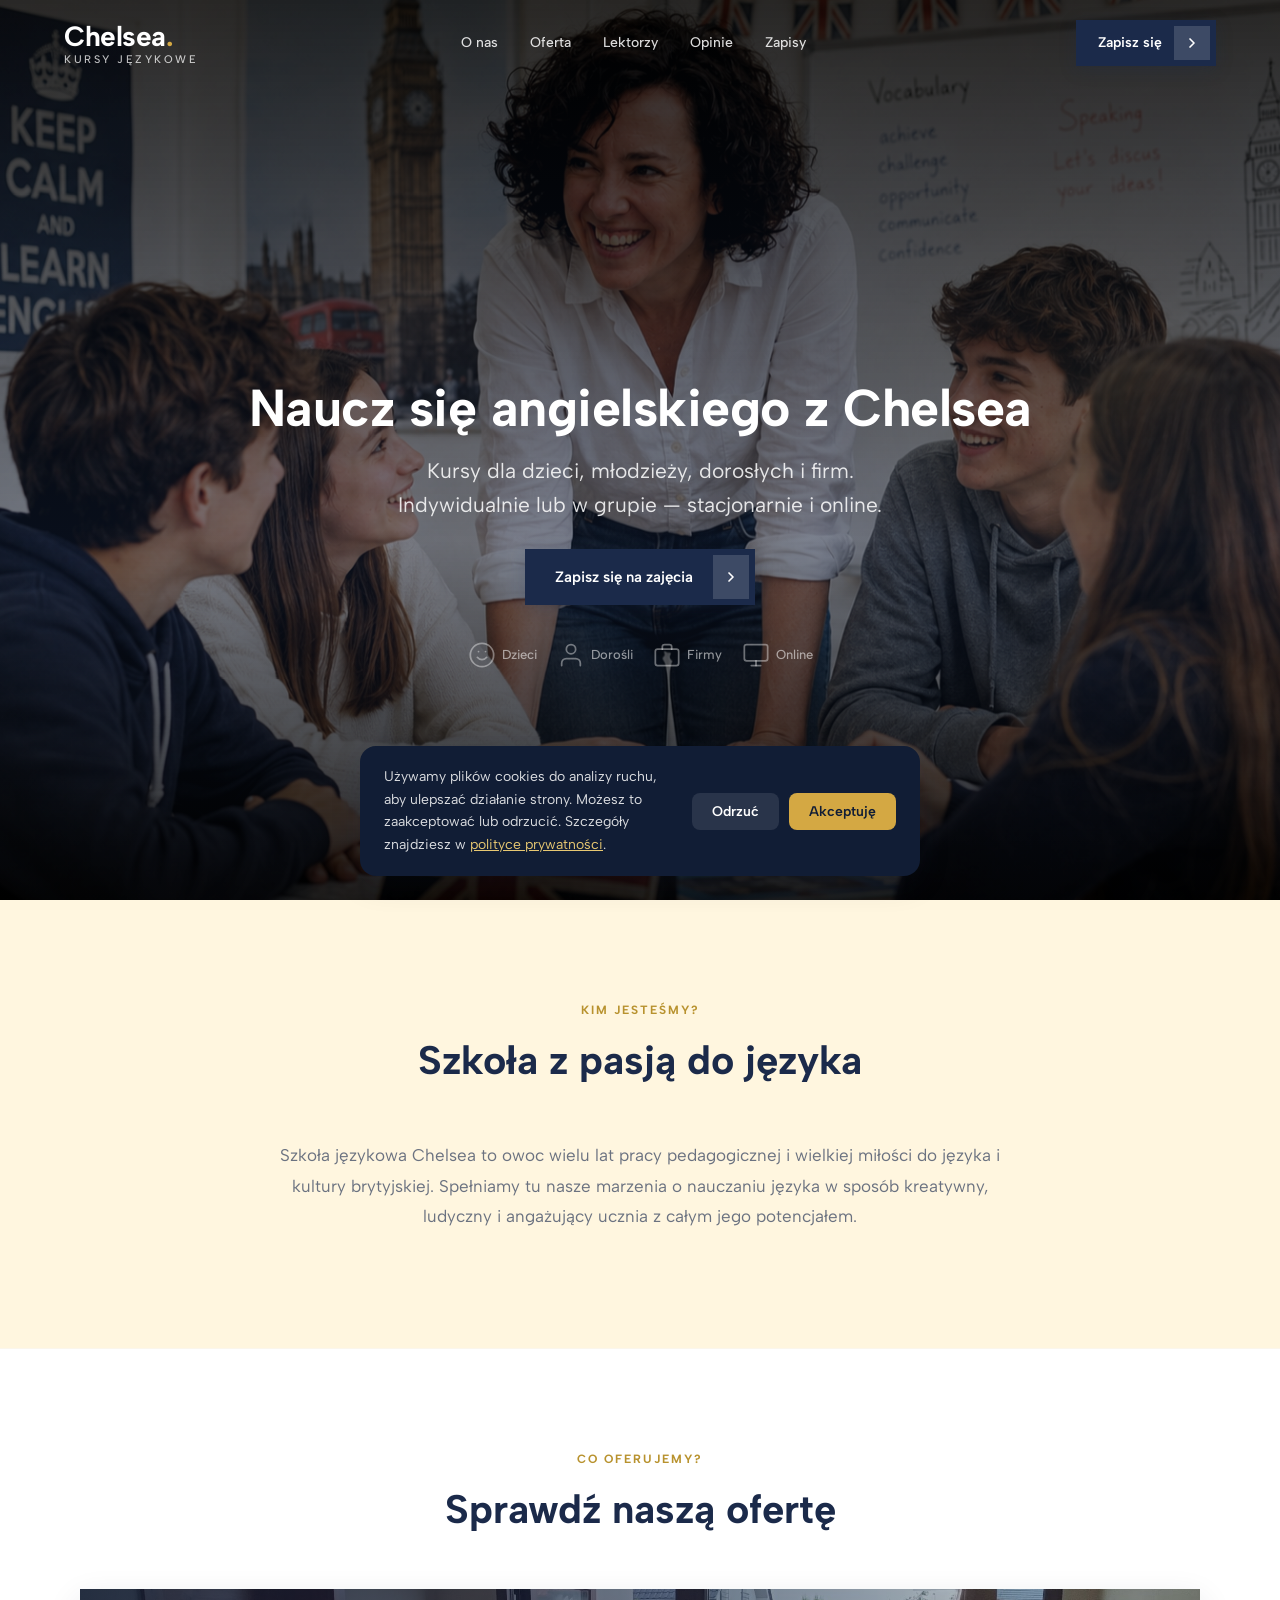
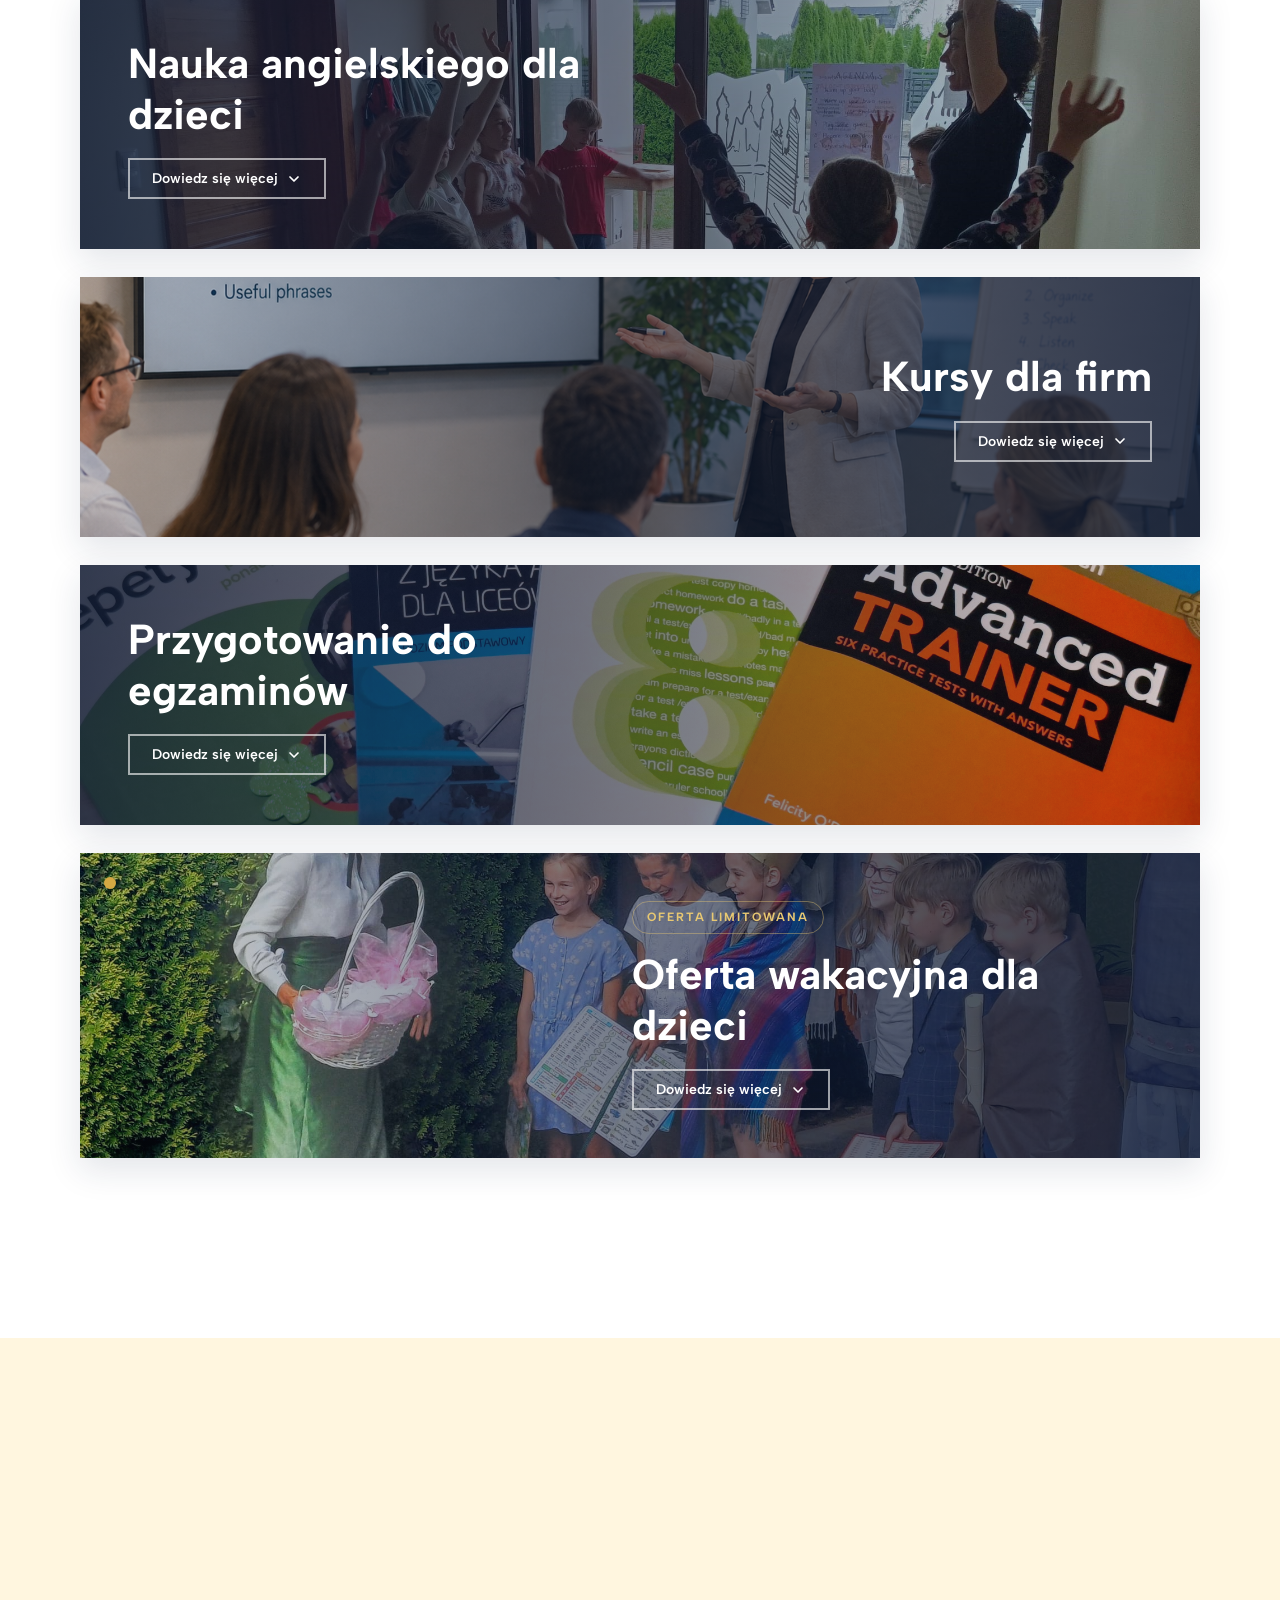
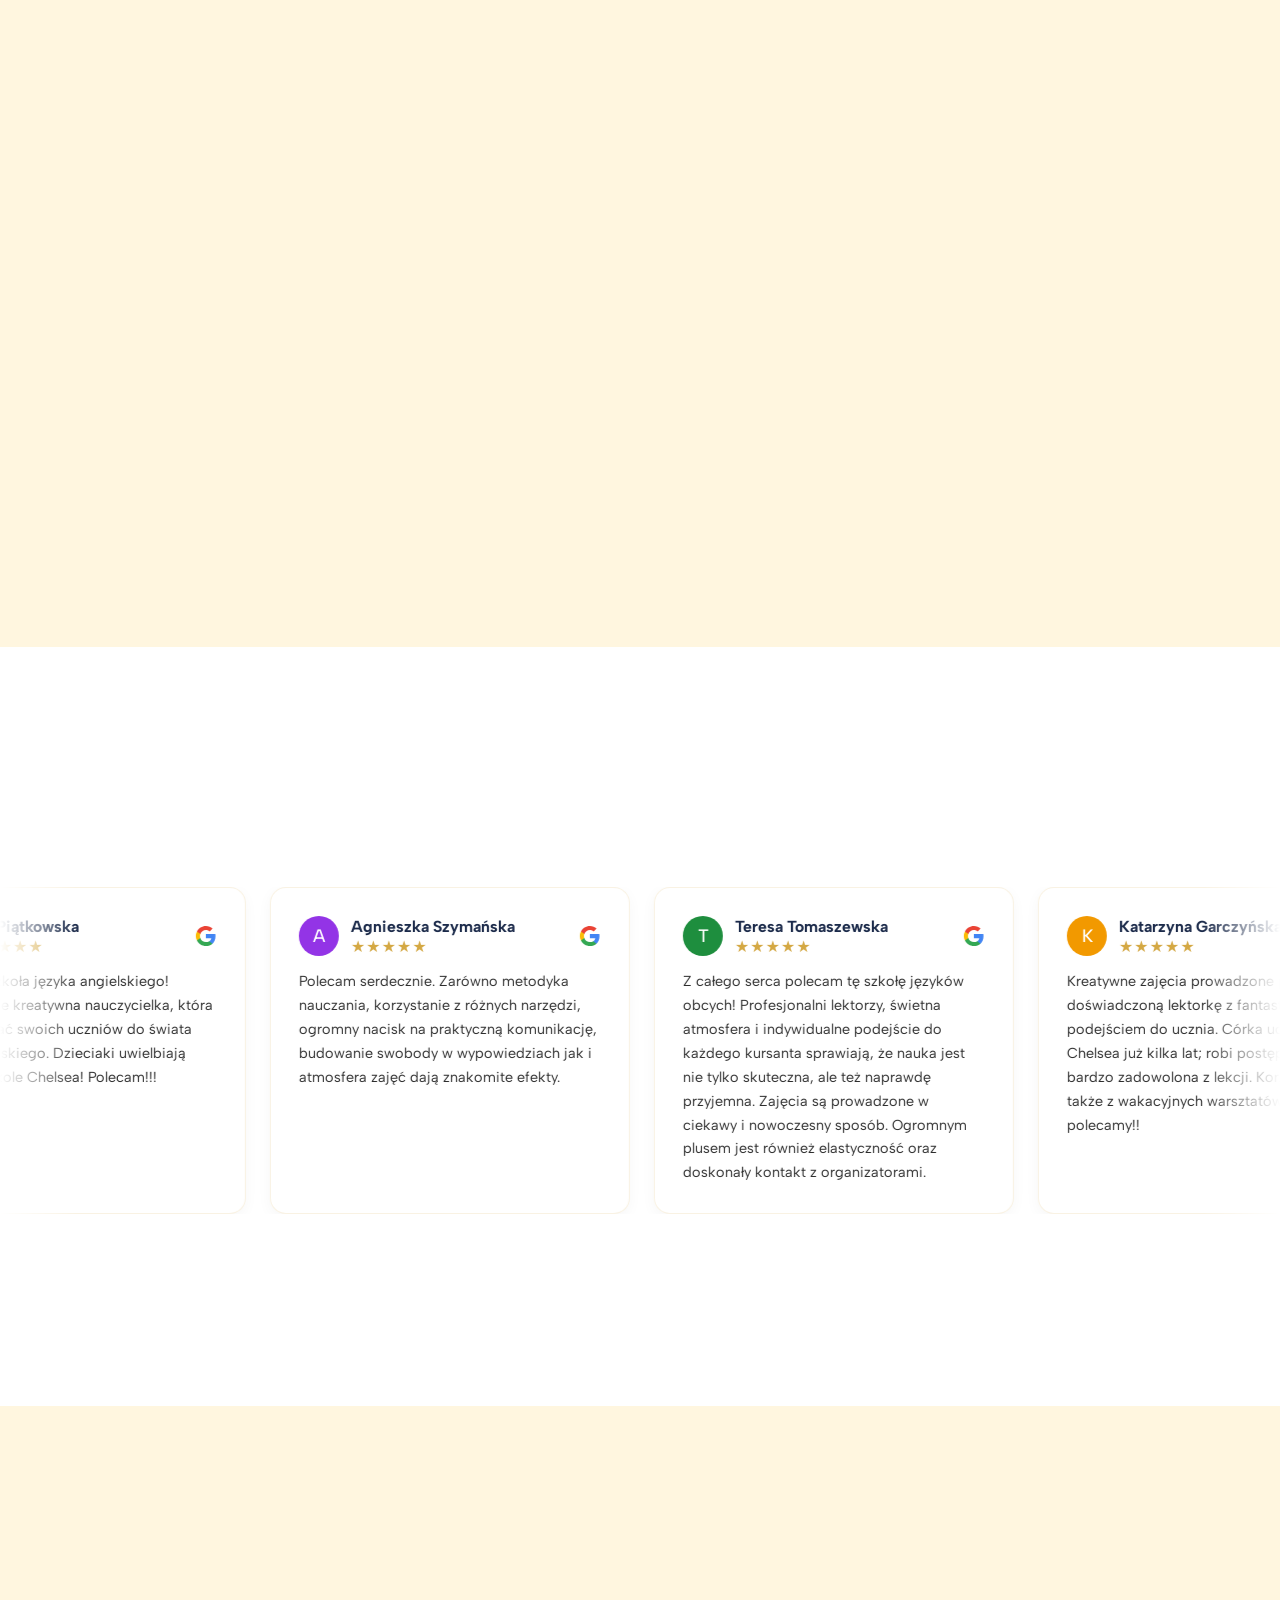
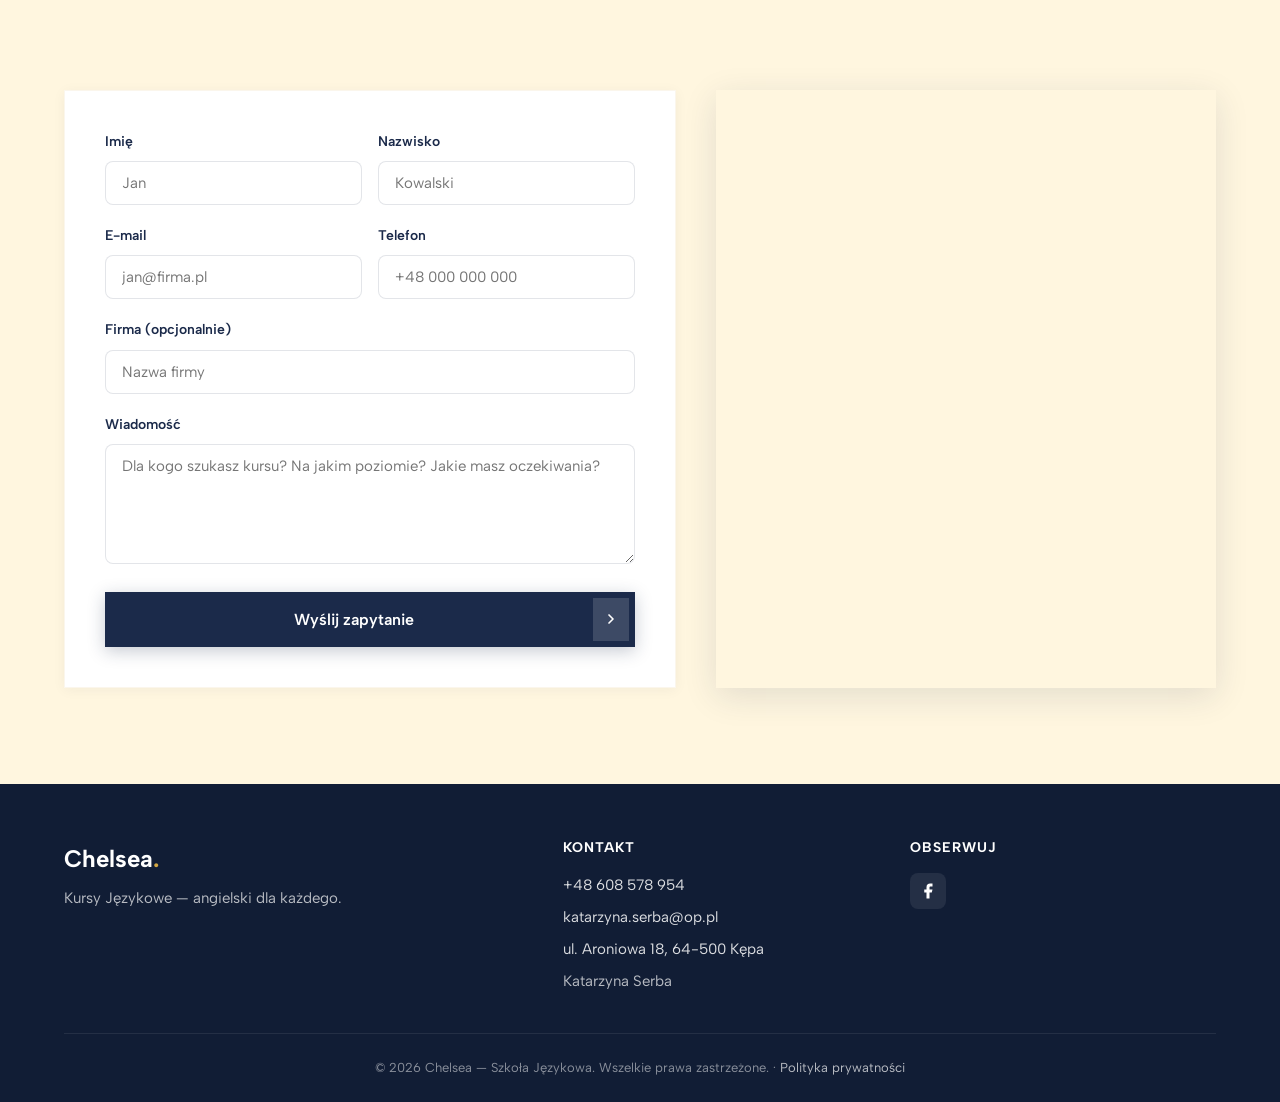
<file: index.html>
<!DOCTYPE html>
<html lang="pl">
<head>
    <meta charset="UTF-8">
    <meta name="viewport" content="width=device-width, initial-scale=1.0">
    <link rel="icon" type="image/svg+xml" href="img/favicon.svg">
    <link rel="icon" type="image/png" sizes="192x192" href="favicon-192.png">
    <link rel="icon" type="image/x-icon" href="favicon.ico">
    <meta name="description" content="Chelsea — Szkoła Językowa. Kursy angielskiego dla dzieci, młodzieży, dorosłych i firm. Zajęcia indywidualne i grupowe w Szamotułach i online.">
    <title>Chelsea — Kursy Językowe | Angielski Szamotuły</title>
    <link rel="preconnect" href="https://fonts.googleapis.com">
    <link rel="preconnect" href="https://fonts.gstatic.com" crossorigin>
    <link href="https://fonts.googleapis.com/css2?family=Albert+Sans:ital,wght@0,300;0,400;0,500;0,600;0,700;0,800;1,400&display=swap" rel="stylesheet">
    <link rel="stylesheet" href="style.css">

</head>
<body>

    <a href="#main-content" class="skip-link">Przejdź do treści</a>

    <!-- ============================================
         1. NAWIGACJA
         ============================================ -->
    <nav class="navbar" id="navbar" role="navigation" aria-label="Nawigacja główna">
        <div class="container">
            <a href="#" class="logo">
                <span class="logo-main">Chelsea<span class="logo-dot">.</span></span>
                <span class="logo-sub">kursy językowe</span>
            </a>

            <div class="nav-links">
                <a href="#o-nas">O nas</a>
                <a href="#oferta">Oferta</a>
                <a href="#lektorzy">Lektorzy</a>
                <a href="#opinie">Opinie</a>
                <a href="#zapisz-sie">Zapisy</a>
            </div>

            <div class="nav-cta">
                <a href="#zapisz-sie" class="btn btn-primary"><span class="btn-text">Zapisz się</span><span class="btn-icon"><svg width="16" height="16" viewBox="0 0 24 24" fill="none" stroke="currentColor" stroke-width="2.5" stroke-linecap="round" stroke-linejoin="round"><polyline points="9 18 15 12 9 6"/></svg></span></a>
            </div>

            <button class="hamburger" id="hamburger" aria-label="Menu">
                <span></span>
                <span></span>
                <span></span>
            </button>
        </div>
    </nav>

    <!-- Menu mobilne -->
    <div class="mobile-menu" id="mobileMenu">
        <a href="#o-nas">O nas</a>
                <a href="#oferta">Oferta</a>
                <a href="#lektorzy">Lektorzy</a>
                <a href="#opinie">Opinie</a>
                <a href="#zapisz-sie">Zapisy</a>
        <a href="#zapisz-sie" class="btn btn-primary" style="margin-top: 12px;"><span class="btn-text">Bezpłatna konsultacja</span><span class="btn-icon"><svg width="16" height="16" viewBox="0 0 24 24" fill="none" stroke="currentColor" stroke-width="2.5" stroke-linecap="round" stroke-linejoin="round"><polyline points="9 18 15 12 9 6"/></svg></span></a>
    </div>

    <main id="main-content">
        <!-- ============================================
             2. HERO
             ============================================ -->
        <section class="hero" id="hero">
            <div class="hero-bg" id="hero-bg"></div>
            <div class="hero-deco"></div>

            <div class="container">
                <div class="hero-content">
                    <h1>Naucz się angielskiego z Chelsea</h1>
                    <h2 class="hero-subtitle">Kursy dla dzieci, młodzieży, dorosłych i firm. Indywidualnie lub w grupie — stacjonarnie i online.</h2>
                    <a href="#zapisz-sie" class="btn btn-primary"><span class="btn-text">Zapisz się na zajęcia</span><span class="btn-icon"><svg width="16" height="16" viewBox="0 0 24 24" fill="none" stroke="currentColor" stroke-width="2.5" stroke-linecap="round" stroke-linejoin="round"><polyline points="9 18 15 12 9 6"/></svg></span></a>
                    <div class="hero-badges">
                        <div class="hero-badge">
                            <svg viewBox="0 0 24 24" fill="none" stroke="currentColor" stroke-width="2" stroke-linecap="round" stroke-linejoin="round"><circle cx="12" cy="12" r="10"/><path d="M8 14s1.5 2 4 2 4-2 4-2"/><line x1="9" y1="9" x2="9.01" y2="9"/><line x1="15" y1="9" x2="15.01" y2="9"/></svg>
                            <span>Dzieci</span>
                        </div>
                        <div class="hero-badge">
                            <svg viewBox="0 0 24 24" fill="none" stroke="currentColor" stroke-width="2" stroke-linecap="round" stroke-linejoin="round"><path d="M20 21v-2a4 4 0 0 0-4-4H8a4 4 0 0 0-4 4v2"/><circle cx="12" cy="7" r="4"/></svg>
                            <span>Dorośli</span>
                        </div>
                        <div class="hero-badge">
                            <svg viewBox="0 0 24 24" fill="none" stroke="currentColor" stroke-width="2" stroke-linecap="round" stroke-linejoin="round"><rect x="2" y="7" width="20" height="14" rx="2"/><path d="M16 7V5a2 2 0 0 0-2-2h-4a2 2 0 0 0-2 2v2"/></svg>
                            <span>Firmy</span>
                        </div>
                        <div class="hero-badge">
                            <svg viewBox="0 0 24 24" fill="none" stroke="currentColor" stroke-width="2" stroke-linecap="round" stroke-linejoin="round"><rect x="2" y="3" width="20" height="14" rx="2"/><line x1="8" y1="21" x2="16" y2="21"/><line x1="12" y1="17" x2="12" y2="21"/></svg>
                            <span>Online</span>
                        </div>
                    </div>
                </div>

            </div>
        </section>

        <!-- ============================================
             3. KIM JESTEŚMY
             ============================================ -->
        <section class="about" id="o-nas">
            <div class="container">
                <div class="section-header reveal">
                    <div class="section-tag">Kim jesteśmy?</div>
                    <h2>Szkoła z pasją do języka</h2>
                </div>

                <div class="about-intro reveal">
                    <p>Szkoła językowa Chelsea to owoc wielu lat pracy pedagogicznej i wielkiej miłości do języka i kultury brytyjskiej. Spełniamy tu nasze marzenia o nauczaniu języka w sposób kreatywny, ludyczny i angażujący ucznia z całym jego potencjałem.</p>
                </div>
            </div>
        </section>

        <!-- ============================================
             4. CO OFERUJEMY?
             ============================================ -->
        <section class="offer" id="oferta">
            <div class="container">
                <div class="section-header reveal">
                    <div class="section-tag">Co oferujemy?</div>
                    <h2>Sprawdź naszą ofertę</h2>
                </div>
            </div>

            <div class="offer-stack">
                <article class="offer-feature reveal" style="background-image: url('img/nauka-dzieci.jpg');">
                    <div class="container">
                        <div class="offer-feature-content">
                            <h3>Nauka angielskiego dla dzieci</h3>
                            <div class="offer-feature-details">
                                <p>W metodyce pracy z dziećmi wykorzystujemy wieloletnie obserwacje i wiemy, że efektywne uczenie języka wymaga osadzenia w realnym kontekście, dlatego nasze zajęcia są bezpodręcznikowe, oparte o scenki sytuacyjne, gry, zabawy, wytwarzanie rękodzieła, zajęcia z ciałem, projekty kulinarne, dramę i zajęcia w terenie. Zajęcia odbywają się w małych, maksymalnie 4-osobowych grupach, a ich tematyka wynika z naturalnej ciekawość i kreatywność dzieci. Pracujemy w trybie 10-miesięcznych kursów, od września do czerwca.</p>
                            </div>
                            <button class="offer-toggle" type="button" aria-expanded="false">
                                <span class="offer-toggle-text">Dowiedz się więcej</span>
                                <svg class="offer-toggle-icon" width="16" height="16" viewBox="0 0 24 24" fill="none" stroke="currentColor" stroke-width="2.5" stroke-linecap="round" stroke-linejoin="round"><polyline points="6 9 12 15 18 9"/></svg>
                            </button>
                        </div>
                    </div>
                </article>

                <article class="offer-feature offer-feature-right reveal" style="background-image: url('img/kursy-dla-firm.jpg');">
                    <div class="container">
                        <div class="offer-feature-content">
                            <h3>Kursy dla firm</h3>
                            <div class="offer-feature-details">
                                <p>Współpracujemy z firmami w zakresie kursów i szkoleń z języka angielskiego, w tym business English. Zapewniamy potrzebne materiały, oferujemy możliwość spotkań stacjonarnych lub online. Zajęcia mogą odbywać się grupowo, jak i indywidualnie, a program i harmonogram dopasowujemy do potrzeb Twojej branży.</p>
                            </div>
                            <button class="offer-toggle" type="button" aria-expanded="false">
                                <span class="offer-toggle-text">Dowiedz się więcej</span>
                                <svg class="offer-toggle-icon" width="16" height="16" viewBox="0 0 24 24" fill="none" stroke="currentColor" stroke-width="2.5" stroke-linecap="round" stroke-linejoin="round"><polyline points="6 9 12 15 18 9"/></svg>
                            </button>
                        </div>
                    </div>
                </article>

                <article class="offer-feature reveal" style="background-image: url('img/przygotowanie-do-egzaminow.jpg');">
                    <div class="container">
                        <div class="offer-feature-content">
                            <h3>Przygotowanie do egzaminów</h3>
                            <div class="offer-feature-details">
                                <p>Skutecznie przygotujemy Cię do egzaminu ósmoklasisty, matury oraz certyfikatów Cambridge (FCE, CAE). Oferta uwzględnia próbne egzaminy, strategie rozwiązywania i regularny monitoring postępów.</p>
                            </div>
                            <button class="offer-toggle" type="button" aria-expanded="false">
                                <span class="offer-toggle-text">Dowiedz się więcej</span>
                                <svg class="offer-toggle-icon" width="16" height="16" viewBox="0 0 24 24" fill="none" stroke="currentColor" stroke-width="2.5" stroke-linecap="round" stroke-linejoin="round"><polyline points="6 9 12 15 18 9"/></svg>
                            </button>
                        </div>
                    </div>
                </article>

                <article class="offer-feature offer-feature-right offer-feature-limited reveal" style="background-image: url('img/oferta-wakacyjna-1.jpg');">
                    <div class="container">
                        <div class="offer-feature-content">
                            <span class="offer-feature-tag">Oferta limitowana</span>
                            <h3>Oferta wakacyjna dla dzieci</h3>
                            <div class="offer-feature-details">
                                <p class="offer-lead">Trzy tematyczne turnusy łączące naukę angielskiego z kreatywną zabawą. Małe, 6-osobowe grupy i indywidualne podejście do każdego uczestnika.</p>

                                <ul class="offer-camps">
                                    <li>
                                        <span class="offer-camps-date">29.06 – 3.07</span>
                                        <strong>Fashion Week</strong>
                                        <span>Stylizacje modowe, szycie i barwienie ubrań, eko-biżuteria — całość zwieńczona pokazem mody.</span>
                                    </li>
                                    <li>
                                        <span class="offer-camps-date">13.07 – 17.07</span>
                                        <strong>Puss in Boots</strong>
                                        <span>Warsztaty teatralno-językowe: autorski scenariusz „Kota w butach", kostiumy, scenografia i finałowe przedstawienie.</span>
                                    </li>
                                    <li>
                                        <span class="offer-camps-date">20.07 – 24.07</span>
                                        <strong>Gamification</strong>
                                        <span>Gry planszowe znane i autorskie, ćwiczenia z kaligrafii — wszystko po angielsku, w duchu zdrowej rywalizacji.</span>
                                    </li>
                                </ul>

                                <dl class="offer-info">
                                    <div><dt>Godziny</dt><dd>10:00 – 13:00 (ostatni dzień turnusu dodatkowo 17:00 — prezentacja dla rodziców)</dd></div>
                                </dl>
                            </div>
                            <button class="offer-toggle" type="button" aria-expanded="false">
                                <span class="offer-toggle-text">Dowiedz się więcej</span>
                                <svg class="offer-toggle-icon" width="16" height="16" viewBox="0 0 24 24" fill="none" stroke="currentColor" stroke-width="2.5" stroke-linecap="round" stroke-linejoin="round"><polyline points="6 9 12 15 18 9"/></svg>
                            </button>
                        </div>
                    </div>
                </article>

                <div class="offer-cta reveal">
                    <a href="cennik.html" class="btn btn-primary"><span class="btn-text">Sprawdź cennik</span><span class="btn-icon"><svg width="16" height="16" viewBox="0 0 24 24" fill="none" stroke="currentColor" stroke-width="2.5" stroke-linecap="round" stroke-linejoin="round"><polyline points="9 18 15 12 9 6"/></svg></span></a>
                </div>
            </div>
        </section>

        <!-- ============================================
             5. NASI LEKTORZY
             ============================================ -->
        <section class="lektor-section" id="lektorzy">
            <div class="container">
                <div class="section-header reveal">
                    <div class="section-tag">Nasi lektorzy</div>
                    <h2>Poznaj naszą kadrę</h2>
                    <p>Doświadczeni lektorzy z pasją do nauczania — każdy z innym podejściem i specjalizacją.</p>
                </div>

                <div class="lektor-wrap">
                    <div class="lektor-carousel reveal" aria-roledescription="carousel" aria-label="Lektorzy">
                        <button class="lektor-arrow lektor-arrow-prev" aria-label="Poprzedni lektor">
                            <svg width="24" height="24" viewBox="0 0 24 24" fill="none" stroke="currentColor" stroke-width="2.5" stroke-linecap="round" stroke-linejoin="round"><polyline points="15 18 9 12 15 6"/></svg>
                        </button>

                        <div class="lektor-track" role="group">
                            <article class="lektor-slide active" aria-label="1 z 3">
                                <div class="lektor-photo">
                                    <img src="img/lektor-kasia.jpg" alt="Katarzyna Serba — lektor języka angielskiego">
                                </div>
                                <div class="lektor-info">
                                    <h3>Kasia</h3>
                                    <p>Anglistka, językoznawca i założycielka szkoły z ponad 25-letnim doświadczeniem w pracy z dziećmi, młodzieżą i dorosłymi.</p>
                                    <p>Wierzy, że najlepsza nauka ma miejsce wtedy, gdy jest dopasowana do ucznia. Dla każdego tworzy program oparty na jego zainteresowaniach, celach i tempie.</p>
                                    <a href="#zapisz-sie" class="btn btn-primary"><span class="btn-text">Umów się na rozmowę</span><span class="btn-icon"><svg width="16" height="16" viewBox="0 0 24 24" fill="none" stroke="currentColor" stroke-width="2.5" stroke-linecap="round" stroke-linejoin="round"><polyline points="9 18 15 12 9 6"/></svg></span></a>
                                </div>
                            </article>

                            <article class="lektor-slide" aria-label="2 z 3" aria-hidden="true">
                                <div class="lektor-photo">
                                    <img src="img/lektor-marcin.jpg" alt="Marcin — lektor języka angielskiego">
                                </div>
                                <div class="lektor-info">
                                    <h3>Marcin</h3>
                                    <p>Doświadczony nauczyciel języka angielskiego — cechuje go cierpliwość i konsekwencja. Specjalizuje się we współpracy z firmami.</p>
                                    <a href="#zapisz-sie" class="btn btn-primary"><span class="btn-text">Umów się na rozmowę</span><span class="btn-icon"><svg width="16" height="16" viewBox="0 0 24 24" fill="none" stroke="currentColor" stroke-width="2.5" stroke-linecap="round" stroke-linejoin="round"><polyline points="9 18 15 12 9 6"/></svg></span></a>
                                </div>
                            </article>

                            <article class="lektor-slide" aria-label="3 z 3" aria-hidden="true">
                                <div class="lektor-photo">
                                    <img src="img/lektor-olga.jpg" alt="Olga — lektor języka angielskiego">
                                </div>
                                <div class="lektor-info">
                                    <h3>Olga</h3>
                                    <p>Studentka językoznawstwa, pasjonatka poznawania innych kultur i nauki języków. Od trzech lat uczy angielskiego w Chelsea, wykorzystując nowoczesne metody i materiały dopasowane do młodych ludzi.</p>
                                    <a href="#zapisz-sie" class="btn btn-primary"><span class="btn-text">Umów się na rozmowę</span><span class="btn-icon"><svg width="16" height="16" viewBox="0 0 24 24" fill="none" stroke="currentColor" stroke-width="2.5" stroke-linecap="round" stroke-linejoin="round"><polyline points="9 18 15 12 9 6"/></svg></span></a>
                                </div>
                            </article>
                        </div>

                        <button class="lektor-arrow lektor-arrow-next" aria-label="Następny lektor">
                            <svg width="24" height="24" viewBox="0 0 24 24" fill="none" stroke="currentColor" stroke-width="2.5" stroke-linecap="round" stroke-linejoin="round"><polyline points="9 18 15 12 9 6"/></svg>
                        </button>
                    </div>

                    <div class="lektor-dots reveal" role="tablist" aria-label="Wybór lektora">
                        <button class="lektor-dot active" data-index="0" role="tab" aria-selected="true" aria-label="Katarzyna"></button>
                        <button class="lektor-dot" data-index="1" role="tab" aria-selected="false" aria-label="Marcin"></button>
                        <button class="lektor-dot" data-index="2" role="tab" aria-selected="false" aria-label="Olga"></button>
                    </div>
                </div>
            </div>
        </section>

        <!-- ============================================
             6. CO O NAS MÓWIĄ?
             ============================================ -->
        <section class="testimonials" id="opinie">
            <div class="container">
                <div class="section-header reveal">
                    <div class="section-tag">Co o nas mówią?</div>
                    <h2>Opinie naszych kursantów</h2>
                </div>
            </div>

            <div class="reviews-marquee" aria-label="Opinie kursantów">
                <div class="reviews-track" id="reviewsTrack">
                    <article class="review-card">
                        <header class="review-head">
                            <div class="review-avatar" style="background:#1a73e8">O</div>
                            <div class="review-meta">
                                <h4 class="review-name">Ola Piątkowska</h4>
                                <div class="review-stars">★★★★★</div>
                            </div>
                            <svg class="review-google" viewBox="0 0 24 24" aria-label="Opinia z Google"><path fill="#4285F4" d="M22.501 12.233c0-.802-.07-1.572-.2-2.314H12v4.502h5.879c-.252 1.36-1.018 2.51-2.17 3.282v2.733h3.515c2.057-1.893 3.277-4.682 3.277-8.203z"/><path fill="#34A853" d="M12 23c2.94 0 5.405-.972 7.207-2.638l-3.515-2.733c-.974.652-2.217 1.04-3.692 1.04-2.836 0-5.237-1.916-6.094-4.493H2.27v2.82C4.062 20.567 7.755 23 12 23z"/><path fill="#FBBC05" d="M5.906 14.176A6.62 6.62 0 0 1 5.555 12c0-.757.13-1.49.351-2.176V7.004H2.27A10.99 10.99 0 0 0 1 12c0 1.776.428 3.456 1.27 4.996l3.636-2.82z"/><path fill="#EA4335" d="M12 5.331c1.6 0 3.04.55 4.171 1.63l3.116-3.116C17.4 2.07 14.935 1 12 1 7.755 1 4.062 3.433 2.27 7.004l3.636 2.82C6.763 7.247 9.164 5.331 12 5.331z"/></svg>
                        </header>
                        <p class="review-text">Wspaniała szkoła języka angielskiego! Niesamowicie kreatywna nauczycielka, która potrafi porwać swoich uczniów do świata języka angielskiego. Dzieciaki uwielbiają zajęcia w szkole Chelsea! Polecam!!!</p>
                    </article>

                    <article class="review-card">
                        <header class="review-head">
                            <div class="review-avatar" style="background:#9334e6">A</div>
                            <div class="review-meta">
                                <h4 class="review-name">Agnieszka Szymańska</h4>
                                <div class="review-stars">★★★★★</div>
                            </div>
                            <svg class="review-google" viewBox="0 0 24 24" aria-label="Opinia z Google"><path fill="#4285F4" d="M22.501 12.233c0-.802-.07-1.572-.2-2.314H12v4.502h5.879c-.252 1.36-1.018 2.51-2.17 3.282v2.733h3.515c2.057-1.893 3.277-4.682 3.277-8.203z"/><path fill="#34A853" d="M12 23c2.94 0 5.405-.972 7.207-2.638l-3.515-2.733c-.974.652-2.217 1.04-3.692 1.04-2.836 0-5.237-1.916-6.094-4.493H2.27v2.82C4.062 20.567 7.755 23 12 23z"/><path fill="#FBBC05" d="M5.906 14.176A6.62 6.62 0 0 1 5.555 12c0-.757.13-1.49.351-2.176V7.004H2.27A10.99 10.99 0 0 0 1 12c0 1.776.428 3.456 1.27 4.996l3.636-2.82z"/><path fill="#EA4335" d="M12 5.331c1.6 0 3.04.55 4.171 1.63l3.116-3.116C17.4 2.07 14.935 1 12 1 7.755 1 4.062 3.433 2.27 7.004l3.636 2.82C6.763 7.247 9.164 5.331 12 5.331z"/></svg>
                        </header>
                        <p class="review-text">Polecam serdecznie. Zarówno metodyka nauczania, korzystanie z różnych narzędzi, ogromny nacisk na praktyczną komunikację, budowanie swobody w wypowiedziach jak i atmosfera zajęć dają znakomite efekty.</p>
                    </article>

                    <article class="review-card">
                        <header class="review-head">
                            <div class="review-avatar" style="background:#1e8e3e">T</div>
                            <div class="review-meta">
                                <h4 class="review-name">Teresa Tomaszewska</h4>
                                <div class="review-stars">★★★★★</div>
                            </div>
                            <svg class="review-google" viewBox="0 0 24 24" aria-label="Opinia z Google"><path fill="#4285F4" d="M22.501 12.233c0-.802-.07-1.572-.2-2.314H12v4.502h5.879c-.252 1.36-1.018 2.51-2.17 3.282v2.733h3.515c2.057-1.893 3.277-4.682 3.277-8.203z"/><path fill="#34A853" d="M12 23c2.94 0 5.405-.972 7.207-2.638l-3.515-2.733c-.974.652-2.217 1.04-3.692 1.04-2.836 0-5.237-1.916-6.094-4.493H2.27v2.82C4.062 20.567 7.755 23 12 23z"/><path fill="#FBBC05" d="M5.906 14.176A6.62 6.62 0 0 1 5.555 12c0-.757.13-1.49.351-2.176V7.004H2.27A10.99 10.99 0 0 0 1 12c0 1.776.428 3.456 1.27 4.996l3.636-2.82z"/><path fill="#EA4335" d="M12 5.331c1.6 0 3.04.55 4.171 1.63l3.116-3.116C17.4 2.07 14.935 1 12 1 7.755 1 4.062 3.433 2.27 7.004l3.636 2.82C6.763 7.247 9.164 5.331 12 5.331z"/></svg>
                        </header>
                        <p class="review-text">Z całego serca polecam tę szkołę języków obcych! Profesjonalni lektorzy, świetna atmosfera i indywidualne podejście do każdego kursanta sprawiają, że nauka jest nie tylko skuteczna, ale też naprawdę przyjemna. Zajęcia są prowadzone w ciekawy i nowoczesny sposób. Ogromnym plusem jest również elastyczność oraz doskonały kontakt z organizatorami.</p>
                    </article>

                    <article class="review-card">
                        <header class="review-head">
                            <div class="review-avatar" style="background:#f29900">K</div>
                            <div class="review-meta">
                                <h4 class="review-name">Katarzyna Garczyńska</h4>
                                <div class="review-stars">★★★★★</div>
                            </div>
                            <svg class="review-google" viewBox="0 0 24 24" aria-label="Opinia z Google"><path fill="#4285F4" d="M22.501 12.233c0-.802-.07-1.572-.2-2.314H12v4.502h5.879c-.252 1.36-1.018 2.51-2.17 3.282v2.733h3.515c2.057-1.893 3.277-4.682 3.277-8.203z"/><path fill="#34A853" d="M12 23c2.94 0 5.405-.972 7.207-2.638l-3.515-2.733c-.974.652-2.217 1.04-3.692 1.04-2.836 0-5.237-1.916-6.094-4.493H2.27v2.82C4.062 20.567 7.755 23 12 23z"/><path fill="#FBBC05" d="M5.906 14.176A6.62 6.62 0 0 1 5.555 12c0-.757.13-1.49.351-2.176V7.004H2.27A10.99 10.99 0 0 0 1 12c0 1.776.428 3.456 1.27 4.996l3.636-2.82z"/><path fill="#EA4335" d="M12 5.331c1.6 0 3.04.55 4.171 1.63l3.116-3.116C17.4 2.07 14.935 1 12 1 7.755 1 4.062 3.433 2.27 7.004l3.636 2.82C6.763 7.247 9.164 5.331 12 5.331z"/></svg>
                        </header>
                        <p class="review-text">Kreatywne zajęcia prowadzone przez doświadczoną lektorkę z fantastycznym podejściem do ucznia. Córka uczęszcza do Chelsea już kilka lat; robi postępy i jest bardzo zadowolona z lekcji. Korzystaliśmy także z wakacyjnych warsztatów. Bardzo polecamy!!</p>
                    </article>

                    <article class="review-card">
                        <header class="review-head">
                            <div class="review-avatar" style="background:#d93025">A</div>
                            <div class="review-meta">
                                <h4 class="review-name">Anna Jedwabna</h4>
                                <div class="review-stars">★★★★★</div>
                            </div>
                            <svg class="review-google" viewBox="0 0 24 24" aria-label="Opinia z Google"><path fill="#4285F4" d="M22.501 12.233c0-.802-.07-1.572-.2-2.314H12v4.502h5.879c-.252 1.36-1.018 2.51-2.17 3.282v2.733h3.515c2.057-1.893 3.277-4.682 3.277-8.203z"/><path fill="#34A853" d="M12 23c2.94 0 5.405-.972 7.207-2.638l-3.515-2.733c-.974.652-2.217 1.04-3.692 1.04-2.836 0-5.237-1.916-6.094-4.493H2.27v2.82C4.062 20.567 7.755 23 12 23z"/><path fill="#FBBC05" d="M5.906 14.176A6.62 6.62 0 0 1 5.555 12c0-.757.13-1.49.351-2.176V7.004H2.27A10.99 10.99 0 0 0 1 12c0 1.776.428 3.456 1.27 4.996l3.636-2.82z"/><path fill="#EA4335" d="M12 5.331c1.6 0 3.04.55 4.171 1.63l3.116-3.116C17.4 2.07 14.935 1 12 1 7.755 1 4.062 3.433 2.27 7.004l3.636 2.82C6.763 7.247 9.164 5.331 12 5.331z"/></svg>
                        </header>
                        <p class="review-text">Serdecznie polecam tę szkółkę języka angielskiego! Zajęcia odbywają się w niewielkich grupach, dzięki czemu każdy uczestnik ma możliwość aktywnego udziału w lekcjach i rozwijania umiejętności konwersacji. Przyjazna atmosfera, profesjonalni lektorzy oraz duży nacisk na praktyczne używanie języka sprawiają, że nauka jest skuteczna i przyjemna.</p>
                    </article>

                    <article class="review-card">
                        <header class="review-head">
                            <div class="review-avatar" style="background:#3f51b5">K</div>
                            <div class="review-meta">
                                <h4 class="review-name">Kasi Kal</h4>
                                <div class="review-stars">★★★★★</div>
                            </div>
                            <svg class="review-google" viewBox="0 0 24 24" aria-label="Opinia z Google"><path fill="#4285F4" d="M22.501 12.233c0-.802-.07-1.572-.2-2.314H12v4.502h5.879c-.252 1.36-1.018 2.51-2.17 3.282v2.733h3.515c2.057-1.893 3.277-4.682 3.277-8.203z"/><path fill="#34A853" d="M12 23c2.94 0 5.405-.972 7.207-2.638l-3.515-2.733c-.974.652-2.217 1.04-3.692 1.04-2.836 0-5.237-1.916-6.094-4.493H2.27v2.82C4.062 20.567 7.755 23 12 23z"/><path fill="#FBBC05" d="M5.906 14.176A6.62 6.62 0 0 1 5.555 12c0-.757.13-1.49.351-2.176V7.004H2.27A10.99 10.99 0 0 0 1 12c0 1.776.428 3.456 1.27 4.996l3.636-2.82z"/><path fill="#EA4335" d="M12 5.331c1.6 0 3.04.55 4.171 1.63l3.116-3.116C17.4 2.07 14.935 1 12 1 7.755 1 4.062 3.433 2.27 7.004l3.636 2.82C6.763 7.247 9.164 5.331 12 5.331z"/></svg>
                        </header>
                        <p class="review-text">Cudna atmosfera. Dzieciaki chętnie uczęszczają na zajęcia. A i w głowach dużo zostaje. Do sprawdzianów szkolnych nie musimy się przygotowywać. Polecam z całego serca.</p>
                    </article>

                    <article class="review-card">
                        <header class="review-head">
                            <div class="review-avatar" style="background:#c2185b">I</div>
                            <div class="review-meta">
                                <h4 class="review-name">Iza Kostrom</h4>
                                <div class="review-stars">★★★★★</div>
                            </div>
                            <svg class="review-google" viewBox="0 0 24 24" aria-label="Opinia z Google"><path fill="#4285F4" d="M22.501 12.233c0-.802-.07-1.572-.2-2.314H12v4.502h5.879c-.252 1.36-1.018 2.51-2.17 3.282v2.733h3.515c2.057-1.893 3.277-4.682 3.277-8.203z"/><path fill="#34A853" d="M12 23c2.94 0 5.405-.972 7.207-2.638l-3.515-2.733c-.974.652-2.217 1.04-3.692 1.04-2.836 0-5.237-1.916-6.094-4.493H2.27v2.82C4.062 20.567 7.755 23 12 23z"/><path fill="#FBBC05" d="M5.906 14.176A6.62 6.62 0 0 1 5.555 12c0-.757.13-1.49.351-2.176V7.004H2.27A10.99 10.99 0 0 0 1 12c0 1.776.428 3.456 1.27 4.996l3.636-2.82z"/><path fill="#EA4335" d="M12 5.331c1.6 0 3.04.55 4.171 1.63l3.116-3.116C17.4 2.07 14.935 1 12 1 7.755 1 4.062 3.433 2.27 7.004l3.636 2.82C6.763 7.247 9.164 5.331 12 5.331z"/></svg>
                        </header>
                        <p class="review-text">Polecam z całego serca! Szkoła prowadzona z pasją, zaangażowaniem i pełnym profesjonalizmem. Zajęcia dla dzieci są niezwykle interesujące, kreatywne, pełne zabawy, gier i praktycznego zastosowania języka. Pani Kasia to osoba ciepła, uśmiechnięta i oddana uczniom. Lepszego miejsca nie znajdziecie ♥️</p>
                    </article>
                </div>
            </div>

            <div class="container">

                <div class="testimonials-cta reveal">
                    <a href="https://share.google/juvxjTYBlE5wz1Oa5" target="_blank" rel="noopener noreferrer" class="btn btn-primary">
                        <span class="btn-text">Zobacz wszystkie opinie na Google</span>
                        <span class="btn-icon"><svg width="16" height="16" viewBox="0 0 24 24" fill="none" stroke="currentColor" stroke-width="2.5" stroke-linecap="round" stroke-linejoin="round"><polyline points="9 18 15 12 9 6"/></svg></span>
                    </a>
                </div>
            </div>
        </section>

        <!-- ============================================
             6. JAK SIĘ ZAPISAĆ?
             ============================================ -->
        <section class="contact" id="zapisz-sie">
            <div class="container">
                <div class="section-header reveal">
                    <div class="section-tag">Jak się zapisać?</div>
                    <h2>Wypełnij formularz zgłoszeniowy</h2>
                    <p>Odpowiemy w ciągu 24 godzin i wspólnie ustalimy szczegóły kursu.</p>
                </div>

                <div class="contact-grid">
                <form class="contact-form reveal" action="https://api.web3forms.com/submit" method="POST" onsubmit="handleSubmit(event)">
                    <!-- Web3Forms -->
                    <input type="hidden" name="access_key" value="bcc980e3-6708-45b0-81e8-7ffae7fcecba">
                    <input type="hidden" name="subject" value="Nowe zgłoszenie z formularza Chelsea">
                    <input type="hidden" name="from_name" value="Strona Chelsea">
                    <!-- Honeypot anty-spam (ukryte pole — boty je wypełniają, ludzie nie) -->
                    <input type="checkbox" name="botcheck" class="hidden" style="display:none">
                    <div class="form-row">
                        <div class="form-group">
                            <label for="first-name">Imię</label>
                            <input type="text" id="first-name" name="first-name" placeholder="Jan" required autocomplete="given-name">
                        </div>
                        <div class="form-group">
                            <label for="last-name">Nazwisko</label>
                            <input type="text" id="last-name" name="last-name" placeholder="Kowalski" required autocomplete="family-name">
                        </div>
                    </div>
                    <div class="form-row">
                        <div class="form-group">
                            <label for="email">E-mail</label>
                            <input type="email" id="email" name="email" placeholder="jan@firma.pl" required autocomplete="email">
                        </div>
                        <div class="form-group">
                            <label for="phone">Telefon</label>
                            <input type="tel" id="phone" name="phone" placeholder="+48 000 000 000" autocomplete="tel">
                        </div>
                    </div>
                    <div class="form-group">
                        <label for="company">Firma (opcjonalnie)</label>
                        <input type="text" id="company" name="company" placeholder="Nazwa firmy" autocomplete="organization">
                    </div>
                    <div class="form-group">
                        <label for="message">Wiadomość</label>
                        <textarea id="message" name="message" placeholder="Dla kogo szukasz kursu? Na jakim poziomie? Jakie masz oczekiwania?"></textarea>
                    </div>
                    <div class="form-submit">
                        <button type="submit" class="btn btn-primary">
                            <span class="btn-text">Wyślij zapytanie</span>
                            <span class="btn-icon"><svg width="16" height="16" viewBox="0 0 24 24" fill="none" stroke="currentColor" stroke-width="2.5" stroke-linecap="round" stroke-linejoin="round"><polyline points="9 18 15 12 9 6"/></svg></span>
                        </button>
                    </div>
                </form>

                <div class="contact-map reveal">
                    <iframe src="https://www.google.com/maps/embed?pb=!1m18!1m12!1m3!1d2434.5!2d16.6171941!3d52.5993074!2m3!1f0!2f0!3f0!3m2!1i1024!2i768!4f13.1!3m3!1m2!1s0x470417a968384df7%3A0xae05b2653443bfeb!2sChelsea%20Kursy%20J%C4%99zykowe!5e0!3m2!1spl!2spl!4v1712678400000" title="Mapa — lokalizacja Chelsea Kursy Językowe" allowfullscreen="" loading="lazy" referrerpolicy="no-referrer-when-downgrade"></iframe>
                </div>
                </div>
            </div>
        </section>
    </main>

    <!-- ============================================
         11. FOOTER
         ============================================ -->
    <footer class="footer">
        <div class="container">
            <div class="footer-top">
                <div class="footer-col">
                    <div class="footer-logo">Chelsea<span>.</span></div>
                    <p class="footer-tagline">Kursy Językowe — angielski dla każdego.</p>
                </div>
                <div class="footer-col">
                    <h4>Kontakt</h4>
                    <p><a href="tel:+48608578954">+48 608 578 954</a></p>
                    <p><a href="mailto:katarzyna.serba@op.pl">katarzyna.serba@op.pl</a></p>
                    <p><a href="https://maps.app.goo.gl/9qbniWHtqP4jjnTQ7" target="_blank" rel="noopener noreferrer">ul. Aroniowa 18, 64-500 Kępa</a></p>
                    <p>Katarzyna Serba</p>
                </div>
                <div class="footer-col">
                    <h4>Obserwuj</h4>
                    <div class="footer-social">
                        <a href="https://www.facebook.com/profile.php?id=100094612076965" target="_blank" rel="noopener noreferrer" aria-label="Facebook">
                            <svg viewBox="0 0 24 24" fill="currentColor"><path d="M18 2h-3a5 5 0 0 0-5 5v3H7v4h3v8h4v-8h3l1-4h-4V7a1 1 0 0 1 1-1h3z"/></svg>
                        </a>
                    </div>
                </div>
            </div>
            <div class="footer-bottom">
                &copy; 2026 Chelsea — Szkoła Językowa. Wszelkie prawa zastrzeżone. · <a href="#" data-open-privacy>Polityka prywatności</a>
            </div>
        </div>
    </footer>

    <!-- ============================================
         BANER COOKIES
         ============================================ -->
    <div class="cookie-banner" id="cookieBanner" role="dialog" aria-live="polite" aria-label="Zgoda na pliki cookies">
        <p class="cookie-text">Używamy plików cookies do analizy ruchu, aby ulepszać działanie strony. Możesz to zaakceptować lub odrzucić. Szczegóły znajdziesz w <a href="#" data-open-privacy>polityce prywatności</a>.</p>
        <div class="cookie-actions">
            <button class="cookie-btn cookie-btn-reject" id="cookieReject" type="button">Odrzuć</button>
            <button class="cookie-btn cookie-btn-accept" id="cookieAccept" type="button">Akceptuję</button>
        </div>
    </div>

    <!-- ============================================
         MODAL — POLITYKA PRYWATNOŚCI
         ============================================ -->
    <div class="modal" id="privacyModal" aria-hidden="true" role="dialog" aria-modal="true" aria-labelledby="privacyTitle">
        <div class="modal-overlay" data-close></div>
        <div class="modal-box" role="document">
            <button class="modal-close" type="button" data-close aria-label="Zamknij">
                <svg width="20" height="20" viewBox="0 0 24 24" fill="none" stroke="currentColor" stroke-width="2.5" stroke-linecap="round" stroke-linejoin="round"><line x1="18" y1="6" x2="6" y2="18"/><line x1="6" y1="6" x2="18" y2="18"/></svg>
            </button>
            <div class="legal-content">
                <h2 class="modal-title" id="privacyTitle">Polityka prywatności</h2>
                <p class="legal-updated">Ostatnia aktualizacja: 29 maja 2026 r.</p>

                <p>Niniejsza polityka prywatności opisuje zasady przetwarzania danych osobowych użytkowników serwisu szkoły językowej Chelsea Kursy Językowe oraz wykorzystywania plików cookies. Dokument jest zgodny z Rozporządzeniem Parlamentu Europejskiego i Rady (UE) 2016/679 z dnia 27 kwietnia 2016 r. (RODO).</p>

                <h3>1. Administrator danych osobowych</h3>
                <p>Administratorem Twoich danych osobowych jest Katarzyna Serba, prowadząca szkołę językową Chelsea Kursy Językowe, ul. Aroniowa 18, 64-500 Kępa.</p>
                <p>Kontakt w sprawach dotyczących danych osobowych:</p>
                <ul>
                    <li>e-mail: <a href="mailto:katarzyna.serba@op.pl">katarzyna.serba@op.pl</a></li>
                    <li>telefon: <a href="tel:+48608578954">+48 608 578 954</a></li>
                </ul>

                <h3>2. Jakie dane zbieramy</h3>
                <p>Za pośrednictwem formularza zgłoszeniowego dostępnego w serwisie zbieramy następujące dane:</p>
                <ul>
                    <li>imię i nazwisko,</li>
                    <li>adres e-mail,</li>
                    <li>numer telefonu (opcjonalnie),</li>
                    <li>nazwę firmy (opcjonalnie),</li>
                    <li>treść wiadomości przekazanej w formularzu.</li>
                </ul>
                <p>Dodatkowo podczas korzystania z serwisu automatycznie zbierane są dane o aktywności (m.in. adres IP, typ przeglądarki, sposób korzystania ze strony) za pośrednictwem narzędzi analitycznych — zob. punkt 6.</p>

                <h3>3. Cele i podstawy prawne przetwarzania</h3>
                <ul>
                    <li>Udzielenie odpowiedzi na zapytanie oraz kontakt w sprawie oferty kursów — na podstawie podjęcia działań na żądanie osoby przed zawarciem umowy oraz prawnie uzasadnionego interesu administratora (art. 6 ust. 1 lit. b oraz lit. f RODO).</li>
                    <li>Analiza ruchu w serwisie i jego ulepszanie — na podstawie zgody wyrażonej poprzez ustawienia przeglądarki lub korzystanie z serwisu (art. 6 ust. 1 lit. a RODO).</li>
                    <li>Ewentualne ustalenie, dochodzenie lub obrona przed roszczeniami — na podstawie prawnie uzasadnionego interesu administratora (art. 6 ust. 1 lit. f RODO).</li>
                </ul>

                <h3>4. Odbiorcy danych</h3>
                <p>Twoje dane mogą być przekazywane podmiotom, które wspierają nas w prowadzeniu serwisu i obsłudze zapytań:</p>
                <ul>
                    <li>dostawcy usługi obsługi formularza kontaktowego (Web3Forms),</li>
                    <li>dostawcy narzędzi analitycznych (Google Analytics — Google Ireland Limited),</li>
                    <li>dostawca hostingu serwisu.</li>
                </ul>
                <p>Część usług dostarczana jest przez podmioty, które mogą przetwarzać dane poza Europejskim Obszarem Gospodarczym. W takim przypadku przekazanie odbywa się w oparciu o standardowe klauzule umowne zatwierdzone przez Komisję Europejską.</p>

                <h3>5. Okres przechowywania danych</h3>
                <p>Dane przekazane w formularzu przechowujemy przez czas niezbędny do obsługi zapytania, a następnie przez okres wynikający z przepisów prawa lub do czasu przedawnienia ewentualnych roszczeń. Dane przetwarzane na podstawie zgody przechowujemy do momentu jej wycofania.</p>

                <h3>6. Pliki cookies i Google Analytics</h3>
                <p>Serwis wykorzystuje pliki cookies — niewielkie pliki tekstowe zapisywane na urządzeniu użytkownika. Stosujemy:</p>
                <ul>
                    <li>cookies niezbędne do prawidłowego działania strony,</li>
                    <li>cookies analityczne Google Analytics, które pozwalają nam zrozumieć, w jaki sposób użytkownicy korzystają z serwisu.</li>
                </ul>
                <p>Możesz w każdej chwili zmienić ustawienia dotyczące plików cookies w swojej przeglądarce, w tym zablokować ich zapisywanie. Ograniczenie stosowania cookies może wpłynąć na niektóre funkcje serwisu.</p>

                <h3>7. Twoje prawa</h3>
                <p>W związku z przetwarzaniem danych osobowych przysługują Ci następujące prawa:</p>
                <ul>
                    <li>prawo dostępu do danych oraz uzyskania ich kopii,</li>
                    <li>prawo do sprostowania (poprawiania) danych,</li>
                    <li>prawo do usunięcia danych,</li>
                    <li>prawo do ograniczenia przetwarzania,</li>
                    <li>prawo do przenoszenia danych,</li>
                    <li>prawo do wniesienia sprzeciwu wobec przetwarzania,</li>
                    <li>prawo do cofnięcia zgody w dowolnym momencie (bez wpływu na zgodność z prawem przetwarzania dokonanego przed jej cofnięciem).</li>
                </ul>
                <p>W celu realizacji powyższych praw skontaktuj się z administratorem pod adresem <a href="mailto:katarzyna.serba@op.pl">katarzyna.serba@op.pl</a>.</p>

                <h3>8. Dobrowolność podania danych</h3>
                <p>Podanie danych w formularzu jest dobrowolne, jednak niezbędne do udzielenia odpowiedzi na zapytanie i przedstawienia oferty. Niepodanie danych uniemożliwi kontakt zwrotny.</p>

                <h3>9. Zmiany polityki prywatności</h3>
                <p>Zastrzegamy sobie prawo do wprowadzania zmian w niniejszej polityce prywatności. Aktualna wersja dokumentu jest zawsze dostępna w tym miejscu.</p>
            </div>
        </div>
    </div>

    <script src="script.js"></script>

</body>
</html>
</file>
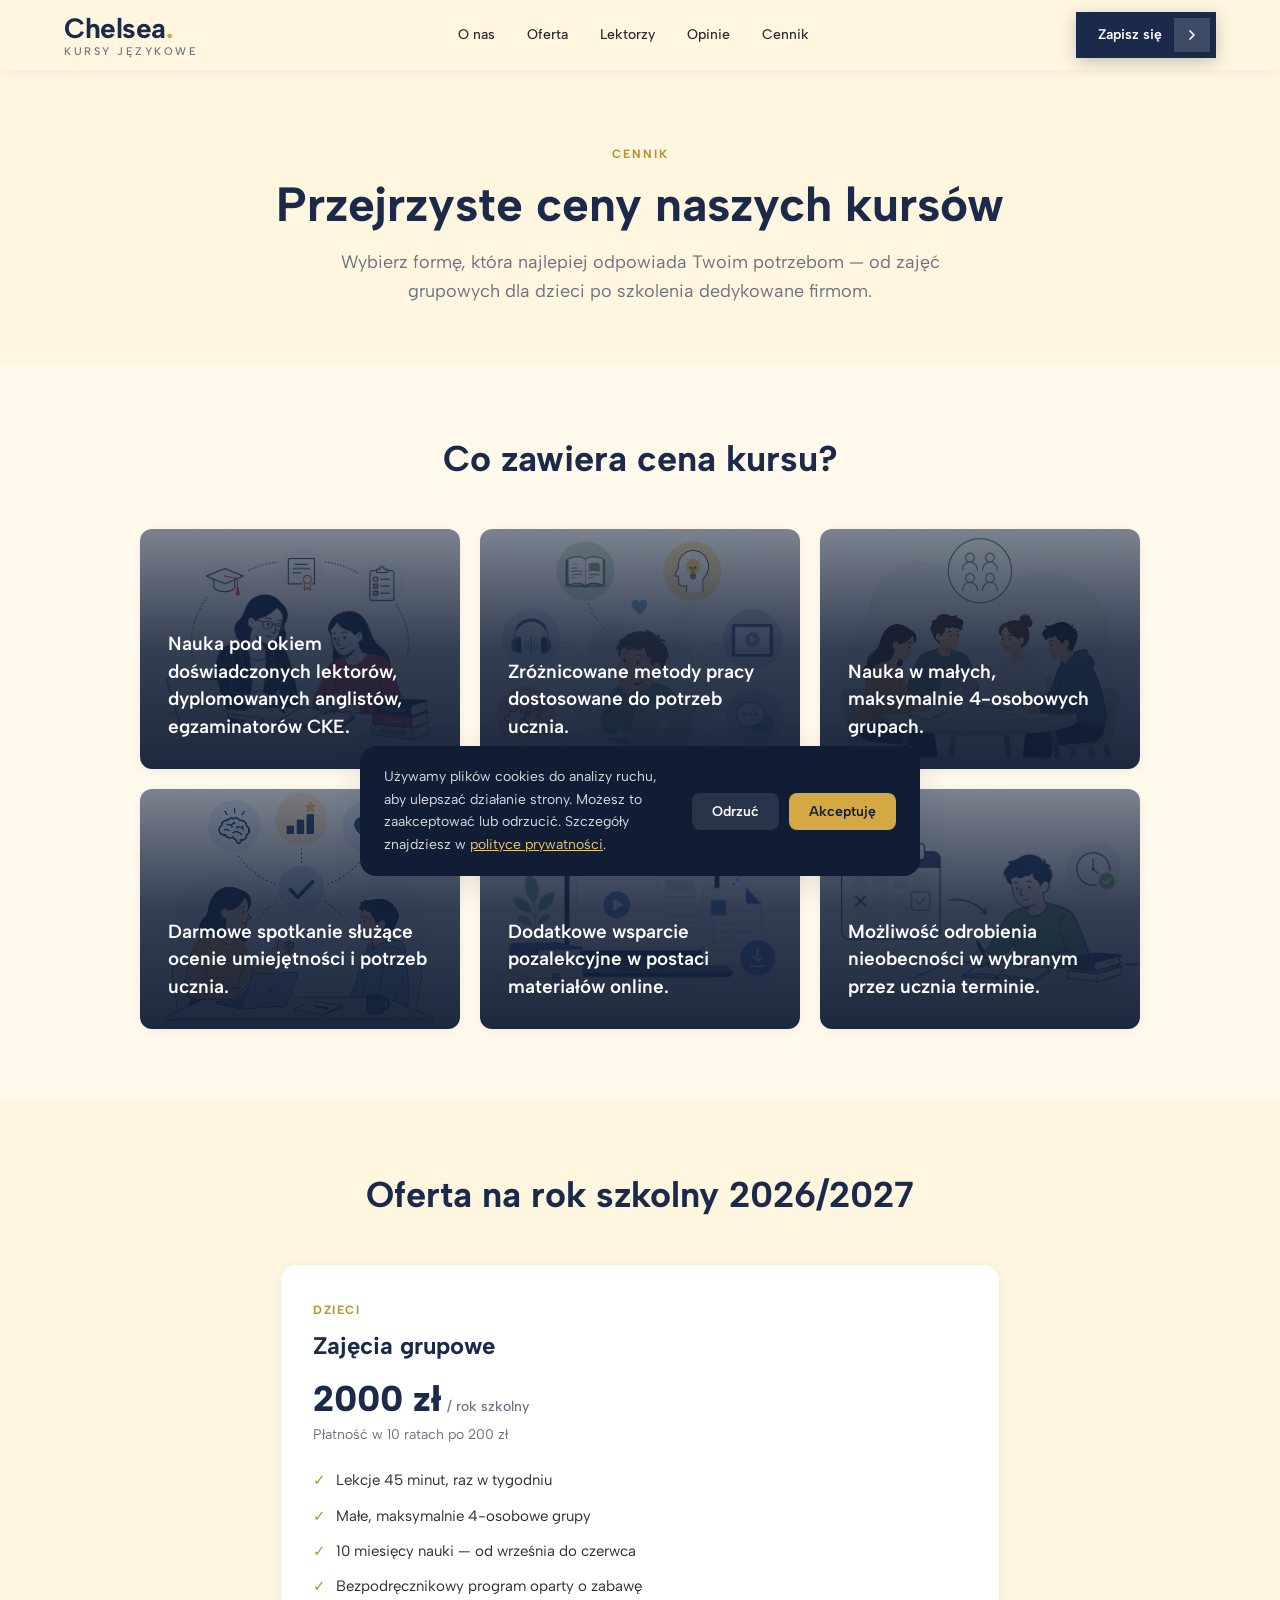
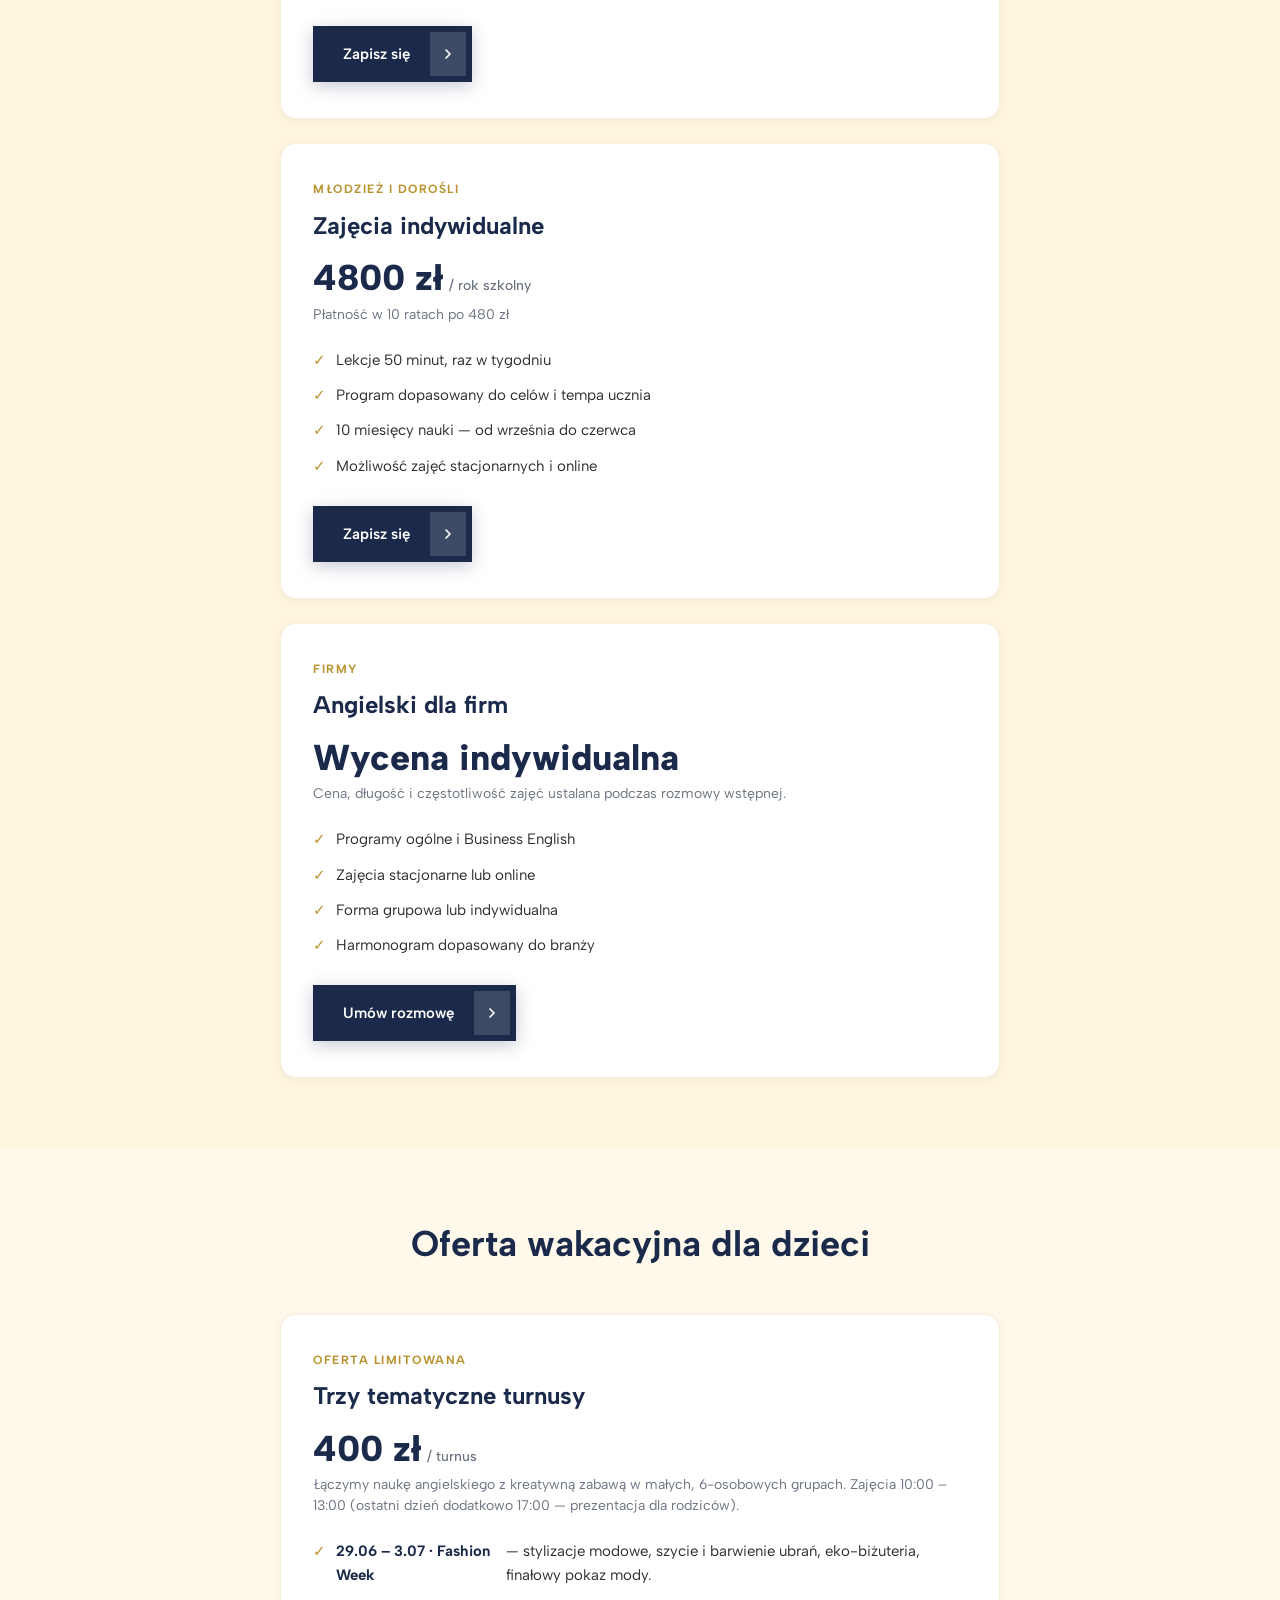
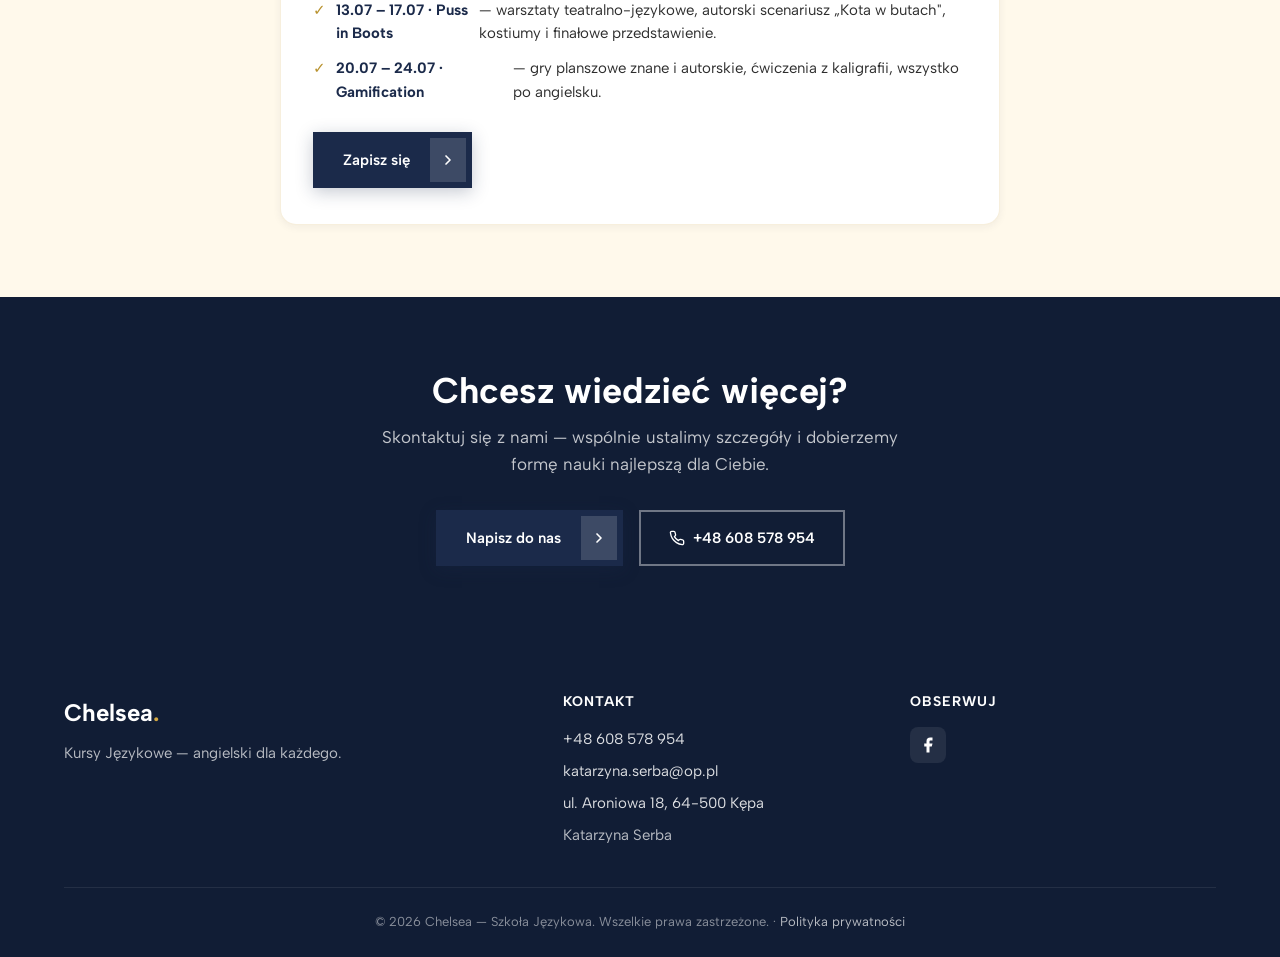
<file: cennik.html>
<!DOCTYPE html>
<html lang="pl">
<head>
    <meta charset="UTF-8">
    <meta name="viewport" content="width=device-width, initial-scale=1.0">
    <link rel="icon" type="image/svg+xml" href="img/favicon.svg">
    <link rel="icon" type="image/png" sizes="192x192" href="favicon-192.png">
    <link rel="icon" type="image/x-icon" href="favicon.ico">
    <meta name="description" content="Cennik kursów językowych Chelsea — przejrzyste ceny zajęć grupowych i indywidualnych dla dzieci, młodzieży, dorosłych i firm.">
    <title>Cennik | Chelsea — Kursy Językowe</title>
    <link rel="preconnect" href="https://fonts.googleapis.com">
    <link rel="preconnect" href="https://fonts.gstatic.com" crossorigin>
    <link href="https://fonts.googleapis.com/css2?family=Albert+Sans:ital,wght@0,300;0,400;0,500;0,600;0,700;0,800;1,400&display=swap" rel="stylesheet">
    <link rel="stylesheet" href="style.css">
</head>
<body>

    <a href="#main-content" class="skip-link">Przejdź do treści</a>

    <!-- ============================================
         NAWIGACJA
         ============================================ -->
    <nav class="navbar" id="navbar" role="navigation" aria-label="Nawigacja główna">
        <div class="container">
            <a href="index.html" class="logo">
                <span class="logo-main">Chelsea<span class="logo-dot">.</span></span>
                <span class="logo-sub">kursy językowe</span>
            </a>

            <div class="nav-links">
                <a href="index.html#o-nas">O nas</a>
                <a href="index.html#oferta">Oferta</a>
                <a href="index.html#lektorzy">Lektorzy</a>
                <a href="index.html#opinie">Opinie</a>
                <a href="cennik.html">Cennik</a>
            </div>

            <div class="nav-cta">
                <a href="index.html#zapisz-sie" class="btn btn-primary"><span class="btn-text">Zapisz się</span><span class="btn-icon"><svg width="16" height="16" viewBox="0 0 24 24" fill="none" stroke="currentColor" stroke-width="2.5" stroke-linecap="round" stroke-linejoin="round"><polyline points="9 18 15 12 9 6"/></svg></span></a>
            </div>

            <button class="hamburger" id="hamburger" aria-label="Menu">
                <span></span>
                <span></span>
                <span></span>
            </button>
        </div>
    </nav>

    <!-- Menu mobilne -->
    <div class="mobile-menu" id="mobileMenu">
        <a href="index.html#o-nas">O nas</a>
        <a href="index.html#oferta">Oferta</a>
        <a href="index.html#lektorzy">Lektorzy</a>
        <a href="index.html#opinie">Opinie</a>
        <a href="cennik.html">Cennik</a>
        <a href="index.html#zapisz-sie" class="btn btn-primary" style="margin-top: 12px;"><span class="btn-text">Bezpłatna konsultacja</span><span class="btn-icon"><svg width="16" height="16" viewBox="0 0 24 24" fill="none" stroke="currentColor" stroke-width="2.5" stroke-linecap="round" stroke-linejoin="round"><polyline points="9 18 15 12 9 6"/></svg></span></a>
    </div>

    <main id="main-content">

        <!-- ============================================
             HERO
             ============================================ -->
        <header class="cennik-hero">
            <div class="container">
                <div class="section-tag">Cennik</div>
                <h1>Przejrzyste ceny naszych kursów</h1>
                <p class="lead">Wybierz formę, która najlepiej odpowiada Twoim potrzebom — od zajęć grupowych dla dzieci po szkolenia dedykowane firmom.</p>
            </div>
        </header>

        <!-- ============================================
             CO ZAWIERA CENA KURSU?
             ============================================ -->
        <section class="cennik-section alt">
            <div class="container">
                <h2>Co zawiera cena kursu?</h2>
                <div class="included-grid">
                    <div class="included-item" style="background-image: url('img/cennik/c1.png');">
                        <span>Nauka pod okiem doświadczonych lektorów, dyplomowanych anglistów, egzaminatorów CKE.</span>
                    </div>
                    <div class="included-item" style="background-image: url('img/cennik/c2.png');">
                        <span>Zróżnicowane metody pracy dostosowane do potrzeb ucznia.</span>
                    </div>
                    <div class="included-item" style="background-image: url('img/cennik/c3.png');">
                        <span>Nauka w małych, maksymalnie 4-osobowych grupach.</span>
                    </div>
                    <div class="included-item" style="background-image: url('img/cennik/c4.png');">
                        <span>Darmowe spotkanie służące ocenie umiejętności i potrzeb ucznia.</span>
                    </div>
                    <div class="included-item" style="background-image: url('img/cennik/c5.png');">
                        <span>Dodatkowe wsparcie pozalekcyjne w postaci materiałów online.</span>
                    </div>
                    <div class="included-item" style="background-image: url('img/cennik/c6.png');">
                        <span>Możliwość odrobienia nieobecności w wybranym przez ucznia terminie.</span>
                    </div>
                </div>
            </div>
        </section>

        <!-- ============================================
             KARTY CENOWE — ROK SZKOLNY
             ============================================ -->
        <section class="cennik-section">
            <div class="container">
                <h2>Oferta na rok szkolny 2026/2027</h2>
                <div class="pricing-grid">

                    <article class="pricing-card">
                        <div class="pricing-card-tag">Dzieci</div>
                        <h3>Zajęcia grupowe</h3>
                        <div class="pricing-price">2000 zł<small>/ rok szkolny</small></div>
                        <p class="pricing-sub">Płatność w 10 ratach po 200 zł</p>
                        <ul class="pricing-features">
                            <li>Lekcje 45 minut, raz w tygodniu</li>
                            <li>Małe, maksymalnie 4-osobowe grupy</li>
                            <li>10 miesięcy nauki — od września do czerwca</li>
                            <li>Bezpodręcznikowy program oparty o zabawę</li>
                        </ul>
                        <a href="index.html#zapisz-sie" class="btn btn-primary"><span class="btn-text">Zapisz się</span><span class="btn-icon"><svg width="16" height="16" viewBox="0 0 24 24" fill="none" stroke="currentColor" stroke-width="2.5" stroke-linecap="round" stroke-linejoin="round"><polyline points="9 18 15 12 9 6"/></svg></span></a>
                    </article>

                    <article class="pricing-card">
                        <div class="pricing-card-tag">Młodzież i dorośli</div>
                        <h3>Zajęcia indywidualne</h3>
                        <div class="pricing-price">4800 zł<small>/ rok szkolny</small></div>
                        <p class="pricing-sub">Płatność w 10 ratach po 480 zł</p>
                        <ul class="pricing-features">
                            <li>Lekcje 50 minut, raz w tygodniu</li>
                            <li>Program dopasowany do celów i tempa ucznia</li>
                            <li>10 miesięcy nauki — od września do czerwca</li>
                            <li>Możliwość zajęć stacjonarnych i online</li>
                        </ul>
                        <a href="index.html#zapisz-sie" class="btn btn-primary"><span class="btn-text">Zapisz się</span><span class="btn-icon"><svg width="16" height="16" viewBox="0 0 24 24" fill="none" stroke="currentColor" stroke-width="2.5" stroke-linecap="round" stroke-linejoin="round"><polyline points="9 18 15 12 9 6"/></svg></span></a>
                    </article>

                    <article class="pricing-card">
                        <div class="pricing-card-tag">Firmy</div>
                        <h3>Angielski dla firm</h3>
                        <div class="pricing-price">Wycena indywidualna</div>
                        <p class="pricing-sub">Cena, długość i częstotliwość zajęć ustalana podczas rozmowy wstępnej.</p>
                        <ul class="pricing-features">
                            <li>Programy ogólne i Business English</li>
                            <li>Zajęcia stacjonarne lub online</li>
                            <li>Forma grupowa lub indywidualna</li>
                            <li>Harmonogram dopasowany do branży</li>
                        </ul>
                        <a href="index.html#zapisz-sie" class="btn btn-primary"><span class="btn-text">Umów rozmowę</span><span class="btn-icon"><svg width="16" height="16" viewBox="0 0 24 24" fill="none" stroke="currentColor" stroke-width="2.5" stroke-linecap="round" stroke-linejoin="round"><polyline points="9 18 15 12 9 6"/></svg></span></a>
                    </article>

                </div>
            </div>
        </section>

        <!-- ============================================
             ZAJĘCIA WAKACYJNE
             ============================================ -->
        <section class="cennik-section alt">
            <div class="container">
                <h2>Oferta wakacyjna dla dzieci</h2>
                <div class="pricing-grid">

                    <article class="pricing-card">
                        <div class="pricing-card-tag">Oferta limitowana</div>
                        <h3>Trzy tematyczne turnusy</h3>
                        <div class="pricing-price">400 zł<small>/ turnus</small></div>
                        <p class="pricing-sub">Łączymy naukę angielskiego z kreatywną zabawą w małych, 6-osobowych grupach. Zajęcia 10:00 – 13:00 (ostatni dzień dodatkowo 17:00 — prezentacja dla rodziców).</p>
                        <ul class="pricing-features">
                            <li><strong>29.06 – 3.07 · Fashion Week</strong> — stylizacje modowe, szycie i barwienie ubrań, eko-biżuteria, finałowy pokaz mody.</li>
                            <li><strong>13.07 – 17.07 · Puss in Boots</strong> — warsztaty teatralno-językowe, autorski scenariusz „Kota w butach", kostiumy i finałowe przedstawienie.</li>
                            <li><strong>20.07 – 24.07 · Gamification</strong> — gry planszowe znane i autorskie, ćwiczenia z kaligrafii, wszystko po angielsku.</li>
                        </ul>
                        <a href="index.html#zapisz-sie" class="btn btn-primary"><span class="btn-text">Zapisz się</span><span class="btn-icon"><svg width="16" height="16" viewBox="0 0 24 24" fill="none" stroke="currentColor" stroke-width="2.5" stroke-linecap="round" stroke-linejoin="round"><polyline points="9 18 15 12 9 6"/></svg></span></a>
                    </article>

                </div>
            </div>
        </section>

        <!-- ============================================
             CTA
             ============================================ -->
        <section class="cennik-cta">
            <div class="container">
                <h2>Chcesz wiedzieć więcej?</h2>
                <p>Skontaktuj się z nami — wspólnie ustalimy szczegóły i dobierzemy formę nauki najlepszą dla Ciebie.</p>
                <div class="cta-actions">
                    <a href="index.html#zapisz-sie" class="btn btn-primary"><span class="btn-text">Napisz do nas</span><span class="btn-icon"><svg width="16" height="16" viewBox="0 0 24 24" fill="none" stroke="currentColor" stroke-width="2.5" stroke-linecap="round" stroke-linejoin="round"><polyline points="9 18 15 12 9 6"/></svg></span></a>
                    <a href="tel:+48608578954" class="btn-phone">
                        <svg width="16" height="16" viewBox="0 0 24 24" fill="none" stroke="currentColor" stroke-width="2" stroke-linecap="round" stroke-linejoin="round"><path d="M22 16.92v3a2 2 0 0 1-2.18 2 19.79 19.79 0 0 1-8.63-3.07 19.5 19.5 0 0 1-6-6 19.79 19.79 0 0 1-3.07-8.67A2 2 0 0 1 4.11 2h3a2 2 0 0 1 2 1.72c.13.96.37 1.9.7 2.81a2 2 0 0 1-.45 2.11L8.09 9.91a16 16 0 0 0 6 6l1.27-1.27a2 2 0 0 1 2.11-.45c.91.33 1.85.57 2.81.7A2 2 0 0 1 22 16.92z"/></svg>
                        +48 608 578 954
                    </a>
                </div>
            </div>
        </section>

    </main>

    <!-- ============================================
         FOOTER
         ============================================ -->
    <footer class="footer">
        <div class="container">
            <div class="footer-top">
                <div class="footer-col">
                    <div class="footer-logo">Chelsea<span>.</span></div>
                    <p class="footer-tagline">Kursy Językowe — angielski dla każdego.</p>
                </div>
                <div class="footer-col">
                    <h4>Kontakt</h4>
                    <p><a href="tel:+48608578954">+48 608 578 954</a></p>
                    <p><a href="mailto:katarzyna.serba@op.pl">katarzyna.serba@op.pl</a></p>
                    <p><a href="https://maps.app.goo.gl/9qbniWHtqP4jjnTQ7" target="_blank" rel="noopener noreferrer">ul. Aroniowa 18, 64-500 Kępa</a></p>
                    <p>Katarzyna Serba</p>
                </div>
                <div class="footer-col">
                    <h4>Obserwuj</h4>
                    <div class="footer-social">
                        <a href="https://www.facebook.com/profile.php?id=100094612076965" target="_blank" rel="noopener noreferrer" aria-label="Facebook">
                            <svg viewBox="0 0 24 24" fill="currentColor"><path d="M18 2h-3a5 5 0 0 0-5 5v3H7v4h3v8h4v-8h3l1-4h-4V7a1 1 0 0 1 1-1h3z"/></svg>
                        </a>
                    </div>
                </div>
            </div>
            <div class="footer-bottom">
                &copy; 2026 Chelsea — Szkoła Językowa. Wszelkie prawa zastrzeżone. · <a href="#" data-open-privacy>Polityka prywatności</a>
            </div>
        </div>
    </footer>

    <!-- ============================================
         BANER COOKIES
         ============================================ -->
    <div class="cookie-banner" id="cookieBanner" role="dialog" aria-live="polite" aria-label="Zgoda na pliki cookies">
        <p class="cookie-text">Używamy plików cookies do analizy ruchu, aby ulepszać działanie strony. Możesz to zaakceptować lub odrzucić. Szczegóły znajdziesz w <a href="#" data-open-privacy>polityce prywatności</a>.</p>
        <div class="cookie-actions">
            <button class="cookie-btn cookie-btn-reject" id="cookieReject" type="button">Odrzuć</button>
            <button class="cookie-btn cookie-btn-accept" id="cookieAccept" type="button">Akceptuję</button>
        </div>
    </div>

    <!-- ============================================
         MODAL — POLITYKA PRYWATNOŚCI
         ============================================ -->
    <div class="modal" id="privacyModal" aria-hidden="true" role="dialog" aria-modal="true" aria-labelledby="privacyTitle">
        <div class="modal-overlay" data-close></div>
        <div class="modal-box" role="document">
            <button class="modal-close" type="button" data-close aria-label="Zamknij">
                <svg width="20" height="20" viewBox="0 0 24 24" fill="none" stroke="currentColor" stroke-width="2.5" stroke-linecap="round" stroke-linejoin="round"><line x1="18" y1="6" x2="6" y2="18"/><line x1="6" y1="6" x2="18" y2="18"/></svg>
            </button>
            <div class="legal-content">
                <h2 class="modal-title" id="privacyTitle">Polityka prywatności</h2>
                <p class="legal-updated">Ostatnia aktualizacja: 29 maja 2026 r.</p>

                <p>Niniejsza polityka prywatności opisuje zasady przetwarzania danych osobowych użytkowników serwisu szkoły językowej Chelsea Kursy Językowe oraz wykorzystywania plików cookies. Dokument jest zgodny z Rozporządzeniem Parlamentu Europejskiego i Rady (UE) 2016/679 z dnia 27 kwietnia 2016 r. (RODO).</p>

                <h3>1. Administrator danych osobowych</h3>
                <p>Administratorem Twoich danych osobowych jest Katarzyna Serba, prowadząca szkołę językową Chelsea Kursy Językowe, ul. Aroniowa 18, 64-500 Kępa.</p>
                <p>Kontakt w sprawach dotyczących danych osobowych:</p>
                <ul>
                    <li>e-mail: <a href="mailto:katarzyna.serba@op.pl">katarzyna.serba@op.pl</a></li>
                    <li>telefon: <a href="tel:+48608578954">+48 608 578 954</a></li>
                </ul>

                <h3>2. Jakie dane zbieramy</h3>
                <p>Za pośrednictwem formularza zgłoszeniowego dostępnego w serwisie zbieramy następujące dane:</p>
                <ul>
                    <li>imię i nazwisko,</li>
                    <li>adres e-mail,</li>
                    <li>numer telefonu (opcjonalnie),</li>
                    <li>nazwę firmy (opcjonalnie),</li>
                    <li>treść wiadomości przekazanej w formularzu.</li>
                </ul>
                <p>Dodatkowo podczas korzystania z serwisu automatycznie zbierane są dane o aktywności (m.in. adres IP, typ przeglądarki, sposób korzystania ze strony) za pośrednictwem narzędzi analitycznych — zob. punkt 6.</p>

                <h3>3. Cele i podstawy prawne przetwarzania</h3>
                <ul>
                    <li>Udzielenie odpowiedzi na zapytanie oraz kontakt w sprawie oferty kursów — na podstawie podjęcia działań na żądanie osoby przed zawarciem umowy oraz prawnie uzasadnionego interesu administratora (art. 6 ust. 1 lit. b oraz lit. f RODO).</li>
                    <li>Analiza ruchu w serwisie i jego ulepszanie — na podstawie zgody wyrażonej poprzez ustawienia przeglądarki lub korzystanie z serwisu (art. 6 ust. 1 lit. a RODO).</li>
                    <li>Ewentualne ustalenie, dochodzenie lub obrona przed roszczeniami — na podstawie prawnie uzasadnionego interesu administratora (art. 6 ust. 1 lit. f RODO).</li>
                </ul>

                <h3>4. Odbiorcy danych</h3>
                <p>Twoje dane mogą być przekazywane podmiotom, które wspierają nas w prowadzeniu serwisu i obsłudze zapytań:</p>
                <ul>
                    <li>dostawcy usługi obsługi formularza kontaktowego (Web3Forms),</li>
                    <li>dostawcy narzędzi analitycznych (Google Analytics — Google Ireland Limited),</li>
                    <li>dostawca hostingu serwisu.</li>
                </ul>
                <p>Część usług dostarczana jest przez podmioty, które mogą przetwarzać dane poza Europejskim Obszarem Gospodarczym. W takim przypadku przekazanie odbywa się w oparciu o standardowe klauzule umowne zatwierdzone przez Komisję Europejską.</p>

                <h3>5. Okres przechowywania danych</h3>
                <p>Dane przekazane w formularzu przechowujemy przez czas niezbędny do obsługi zapytania, a następnie przez okres wynikający z przepisów prawa lub do czasu przedawnienia ewentualnych roszczeń. Dane przetwarzane na podstawie zgody przechowujemy do momentu jej wycofania.</p>

                <h3>6. Pliki cookies i Google Analytics</h3>
                <p>Serwis wykorzystuje pliki cookies — niewielkie pliki tekstowe zapisywane na urządzeniu użytkownika. Stosujemy:</p>
                <ul>
                    <li>cookies niezbędne do prawidłowego działania strony,</li>
                    <li>cookies analityczne Google Analytics, które pozwalają nam zrozumieć, w jaki sposób użytkownicy korzystają z serwisu.</li>
                </ul>
                <p>Możesz w każdej chwili zmienić ustawienia dotyczące plików cookies w swojej przeglądarce, w tym zablokować ich zapisywanie. Ograniczenie stosowania cookies może wpłynąć na niektóre funkcje serwisu.</p>

                <h3>7. Twoje prawa</h3>
                <p>W związku z przetwarzaniem danych osobowych przysługują Ci następujące prawa:</p>
                <ul>
                    <li>prawo dostępu do danych oraz uzyskania ich kopii,</li>
                    <li>prawo do sprostowania (poprawiania) danych,</li>
                    <li>prawo do usunięcia danych,</li>
                    <li>prawo do ograniczenia przetwarzania,</li>
                    <li>prawo do przenoszenia danych,</li>
                    <li>prawo do wniesienia sprzeciwu wobec przetwarzania,</li>
                    <li>prawo do cofnięcia zgody w dowolnym momencie (bez wpływu na zgodność z prawem przetwarzania dokonanego przed jej cofnięciem).</li>
                </ul>
                <p>W celu realizacji powyższych praw skontaktuj się z administratorem pod adresem <a href="mailto:katarzyna.serba@op.pl">katarzyna.serba@op.pl</a>.</p>

                <h3>8. Dobrowolność podania danych</h3>
                <p>Podanie danych w formularzu jest dobrowolne, jednak niezbędne do udzielenia odpowiedzi na zapytanie i przedstawienia oferty. Niepodanie danych uniemożliwi kontakt zwrotny.</p>

                <h3>9. Zmiany polityki prywatności</h3>
                <p>Zastrzegamy sobie prawo do wprowadzania zmian w niniejszej polityce prywatności. Aktualna wersja dokumentu jest zawsze dostępna w tym miejscu.</p>
            </div>
        </div>
    </div>

    <script src="script.js"></script>

</body>
</html>
</file>
<file: style.css>
/* ============================================
   ZMIENNE I RESET
   ============================================ */
:root {
    --navy: #1B2A4A;
    --navy-deep: #111D35;
    --gold: #D4A843;
    --gold-light: #E8C872;
    --gold-dark: #B8922E;
    --accent: #2B5EA0;
    --accent-light: #3B7DD8;
    --accent-dark: #1E4A80;
    --white: #FFFFFF;
    --bg-page: #fff6df;
    --bg-light: #fff9eb;
    --bg-warm: #fff1c9;
    --text-dark: #2D2D2D;
    --text-muted: #6B7280;
    --text-light: #9CA3AF;
    --shadow-sm: 0 2px 8px rgba(27,42,74,0.06);
    --shadow-md: 0 4px 20px rgba(27,42,74,0.08);
    --shadow-lg: 0 8px 32px rgba(27,42,74,0.12);
    --shadow-gold: 0 4px 20px rgba(212,168,67,0.2);
    --radius: 12px;
    --radius-lg: 16px;
    --transition: 0.3s cubic-bezier(0.4, 0, 0.2, 1);
    --max-width: 1200px;
    --font-display: 'Albert Sans', system-ui, sans-serif;
    --font-body: 'Albert Sans', system-ui, sans-serif;
}

*, *::before, *::after {
    margin: 0;
    padding: 0;
    box-sizing: border-box;
}

html {
    scroll-behavior: smooth;
    -webkit-font-smoothing: antialiased;
    -moz-osx-font-smoothing: grayscale;
}

body {
    font-family: var(--font-body);
    font-size: 16px;
    line-height: 1.6;
    color: var(--text-dark);
    background: var(--bg-page);
    overflow-x: hidden;
}

img { max-width: 100%; height: auto; display: block; }
a { color: inherit; text-decoration: none; }
ul { list-style: none; }
button { font-family: inherit; cursor: pointer; border: none; background: none; }
input, textarea { font-family: inherit; }

/* Skip-to-content link (Accessibility) */
.skip-link {
    position: absolute;
    top: -100%;
    left: 16px;
    background: var(--navy);
    color: var(--white);
    padding: 12px 24px;
    border-radius: 0 0 8px 8px;
    font-weight: 600;
    font-size: 14px;
    z-index: 9999;
    transition: top 0.3s ease;
}

.skip-link:focus {
    top: 0;
}

/* Focus-visible states (Accessibility/Interaction) */
a:focus-visible,
button:focus-visible,
input:focus-visible,
textarea:focus-visible {
    outline: 2px solid var(--accent);
    outline-offset: 2px;
}

/* Scroll offset for anchored sections under fixed nav */
section[id] {
    scroll-margin-top: 80px;
}

/* ============================================
   TYPOGRAFIA
   ============================================ */
h1, h2, h3, h4 {
    font-family: var(--font-display);
    font-weight: 700;
    line-height: 1.2;
    color: var(--navy);
}

.section-tag {
    display: inline-block;
    font-family: var(--font-body);
    font-size: 12px;
    font-weight: 700;
    letter-spacing: 2px;
    text-transform: uppercase;
    color: var(--gold-dark);
    margin-bottom: 16px;
}

.section-header {
    text-align: center;
    margin-bottom: 56px;
}

.section-header h2 {
    font-size: clamp(28px, 4vw, 40px);
    margin-bottom: 16px;
}

.section-header p {
    color: var(--text-muted);
    font-size: 17px;
    max-width: 600px;
    margin: 0 auto;
}

/* ============================================
   KOMPONENTY — PRZYCISKI
   ============================================ */
.btn {
    display: inline-flex;
    align-items: center;
    gap: 8px;
    padding: 14px 28px;
    font-size: 15px;
    font-weight: 600;
    transition: all var(--transition);
    white-space: nowrap;
}

.btn-primary {
    background: var(--navy);
    color: var(--white);
    border: 2px solid var(--navy);
    box-shadow: 0 4px 16px rgba(27,42,74,0.25);
    position: relative;
    overflow: hidden;
}


.btn-primary .btn-text {
    transition: opacity 0.5s ease;
    margin-right: 32px;
}

.btn-primary .btn-icon {
    position: absolute;
    right: 4px;
    top: 4px;
    bottom: 4px;
    width: 36px;
    display: grid;
    place-items: center;
    background: rgba(255,255,255,0.15);
    transition: width 0.5s ease;
    z-index: 1;
}

.btn-primary:hover .btn-text {
    opacity: 0;
}

.btn-primary:hover .btn-icon {
    width: calc(100% - 8px);
}

.btn-primary:active .btn-icon {
    transform: scale(0.95);
}

.btn-primary:hover {
    background: #2a3f6a;
    border-color: #2a3f6a;
    box-shadow: 0 6px 24px rgba(27,42,74,0.4);
}




.container {
    width: 100%;
    max-width: var(--max-width);
    margin: 0 auto;
    padding: 0 24px;
}

section {
    padding: 96px 0;
}

/* ============================================
   1. NAWIGACJA
   ============================================ */
.navbar {
    position: fixed;
    top: 0;
    left: 0;
    right: 0;
    z-index: 1000;
    padding: 20px 0;
    transition: all var(--transition);
    background: transparent;
}

.navbar.scrolled {
    background: rgba(255,246,223,0.95);
    backdrop-filter: blur(12px);
    -webkit-backdrop-filter: blur(12px);
    padding: 12px 0;
    box-shadow: 0 1px 12px rgba(27,42,74,0.06);
}

.navbar .container {
    display: flex;
    align-items: center;
    justify-content: space-between;
}

.logo {
    display: inline-flex;
    flex-direction: column;
    line-height: 1;
    font-family: var(--font-display);
    color: var(--white);
    transition: color var(--transition);
}

.logo-main {
    font-size: 28px;
    font-weight: 700;
    letter-spacing: -0.5px;
}

.logo-dot {
    color: var(--gold);
}

.logo-sub {
    font-family: var(--font-body);
    font-size: 11px;
    font-weight: 500;
    letter-spacing: 2.5px;
    text-transform: uppercase;
    color: rgba(255,255,255,0.75);
    margin-top: 4px;
}

.navbar.scrolled .logo {
    color: var(--navy);
}

.navbar.scrolled .logo-sub {
    color: var(--text-muted);
}

.nav-links {
    display: flex;
    align-items: center;
    gap: 32px;
}

.nav-links a {
    font-size: 14px;
    font-weight: 500;
    color: rgba(255,255,255,0.85);
    transition: color var(--transition);
    position: relative;
}

.navbar.scrolled .nav-links a {
    color: var(--text-dark);
}

.nav-links a::after {
    content: '';
    position: absolute;
    bottom: -4px;
    left: 0;
    width: 0;
    height: 2px;
    background: var(--gold);
    transition: width var(--transition);
}

.nav-links a:hover { color: var(--gold-light); }
.navbar.scrolled .nav-links a:hover { color: var(--gold-dark); }
.nav-links a:hover::after { width: 100%; }

.nav-cta {
    margin-left: 8px;
}

.nav-cta .btn {
    padding: 10px 20px;
    font-size: 14px;
}


/* Hamburger */
.hamburger {
    display: none;
    flex-direction: column;
    gap: 5px;
    width: 28px;
    cursor: pointer;
    z-index: 1001;
}

.hamburger span {
    display: block;
    width: 100%;
    height: 2px;
    background: var(--white);
    transition: all var(--transition);
    transform-origin: center;
}

.navbar.scrolled .hamburger span {
    background: var(--navy);
}

.hamburger.active span {
    background: var(--navy);
}
.hamburger.active span:nth-child(1) {
    transform: rotate(45deg) translate(5px, 5px);
}
.hamburger.active span:nth-child(2) {
    opacity: 0;
}
.hamburger.active span:nth-child(3) {
    transform: rotate(-45deg) translate(5px, -5px);
}

/* Mobile menu */
.mobile-menu {
    display: none;
    position: fixed;
    top: 0;
    left: 0;
    right: 0;
    bottom: 0;
    background: var(--gold);
    z-index: 999;
    flex-direction: column;
    align-items: center;
    justify-content: center;
    gap: 24px;
    opacity: 0;
    transition: opacity 0.4s ease;
}

.mobile-menu.active {
    display: flex;
    opacity: 1;
}

.mobile-menu a {
    font-family: var(--font-display);
    font-size: 20px;
    font-weight: 600;
    color: var(--navy);
    transition: color var(--transition);
}

.mobile-menu a:hover {
    color: var(--navy-deep);
}

.mobile-menu .btn-primary {
    font-size: 15px;
    color: var(--white);
}

/* ============================================
   2. HERO — jasne tlo, dwie kolumny (Bridge style)
   ============================================ */
.hero {
    position: relative;
    height: 100vh;
    display: flex;
    align-items: center;
    overflow: hidden;
    background: rgb(3, 67, 122);
}

/* Hero background image */
.hero-bg {
    position: absolute;
    inset: -20px;
    z-index: 0;
    background: url('img/hero-background.png') center center / cover no-repeat;
    transform: scale(1.06);
}

/* Przyciemnienie tła */
.hero::after {
    content: '';
    position: absolute;
    inset: 0;
    background: linear-gradient(180deg, rgba(0, 0, 0, 0.8) 0%, rgba(17, 29, 53,0.5) 60%, rgba(0, 0, 0, 0.85) 100%);
    z-index: 1;
    pointer-events: none;
}

/* Dekoracyjne kolko akcentowe za zdjeciem */
.hero-deco {
    position: absolute;
    right: -5%;
    top: 15%;
    width: 520px;
    height: 520px;
    border-radius: 50%;
    background: radial-gradient(circle, rgba(212,168,67,0.12) 0%, transparent 70%);
    z-index: 1;
    pointer-events: none;
}

.hero .container {
    position: relative;
    z-index: 2;
    display: flex;
    flex-direction: column;
    justify-content: center;
    align-items: center;
    text-align: center;
    padding-top: 100px;
    padding-bottom: 60px;
    height: 100vh;
}

/* -- Treść hero (wycentrowana) -- */
.hero-content {
    text-align: center;
    max-width: 820px;
    transform: translateY(6vh);
}

.hero h1 {
    font-size: clamp(32px, 4.2vw, 52px);
    margin-bottom: 16px;
    letter-spacing: -0.5px;
    color: var(--white);
    line-height: 1.15;
}

.hero-subtitle {
    font-family: var(--font-body);
    font-size: clamp(16px, 1.8vw, 21px);
    font-weight: 400;
    line-height: 1.6;
    color: rgba(255,255,255,0.85);
    margin: 0 auto 28px;
    max-width: 560px;
}

/* Badges pod przyciskiem */
.hero-badges {
    display: flex;
    gap: 20px;
    flex-wrap: wrap;
    margin-top: 36px;
    justify-content: center;
}

.hero-badge {
    display: flex;
    align-items: center;
    gap: 6px;
}

.hero-badge svg {
    width: 28px;
    height: 28px;
    color: rgba(255,255,255,0.4);
    stroke-width: 1.5;
}

.hero-badge span {
    font-size: 13px;
    font-weight: 500;
    color: rgba(255,255,255,0.55);
}

/* ============================================
   3. KIM JESTEŚMY (O NAS + LEKTORZY)
   ============================================ */
.about {
    background: var(--bg-page);
}

.about-intro {
    max-width: 760px;
    margin: 0 auto;
    text-align: center;
}

.about-intro p {
    color: var(--text-muted);
    font-size: 17px;
    line-height: 1.8;
    margin-bottom: 20px;
}

/* ============================================
   4. NASI LEKTORZY
   ============================================ */
.lektor-section {
    background: var(--bg-page);
}

/* ============================================
   5. CO OFERUJEMY — pełnoekranowe bloki ze zdjęciem w tle
   ============================================ */
.offer {
    background: var(--white);
    border-top: 1px solid rgba(212,168,67,0.1);
    padding-bottom: 0;
}

.offer-stack {
    max-width: var(--max-width);
    margin: 0 auto;
    padding: 0 40px 80px;
    display: flex;
    flex-direction: column;
    gap: 28px;
}

.offer-feature {
    position: relative;
    min-height: 260px;
    background-size: cover;
    background-position: center;
    background-repeat: no-repeat;
    display: flex;
    align-items: center;
    overflow: hidden;
    box-shadow: 0 12px 32px rgba(27,42,74,0.12);
    transition: min-height 0.4s ease;
}

.offer-feature.is-open {
    min-height: 420px;
}

.offer-feature::before {
    content: '';
    position: absolute;
    inset: 0;
    background: linear-gradient(90deg, rgba(17,29,53,0.85) 0%, rgba(17,29,53,0.55) 55%, rgba(17,29,53,0.15) 100%);
    z-index: 1;
}

.offer-feature-right::before {
    background: linear-gradient(270deg, rgba(17,29,53,0.85) 0%, rgba(17,29,53,0.55) 55%, rgba(17,29,53,0.15) 100%);
}

.offer-feature .container {
    position: relative;
    z-index: 2;
    width: 100%;
    padding: 48px;
    max-width: 100%;
}

.offer-feature-content {
    max-width: 520px;
    color: var(--white);
}

.offer-feature-right .offer-feature-content {
    margin-left: auto;
    text-align: right;
}

.offer-feature-limited .offer-feature-content {
    text-align: left;
}

.offer-feature-tag {
    display: inline-block;
    font-size: 12px;
    font-weight: 700;
    letter-spacing: 2px;
    text-transform: uppercase;
    color: var(--gold-light);
    margin-bottom: 16px;
    padding: 6px 14px;
    border: 1px solid rgba(232,200,114,0.4);
    border-radius: 999px;
}

.offer-feature h3 {
    font-family: var(--font-display);
    font-size: clamp(28px, 4vw, 42px);
    font-weight: 700;
    color: var(--white);
    margin-bottom: 18px;
    line-height: 1.2;
}

.offer-feature p {
    font-size: 17px;
    line-height: 1.7;
    color: rgba(255,255,255,0.92);
    margin: 0;
}

.offer-feature-details {
    max-height: 0;
    overflow: hidden;
    opacity: 0;
    transition: max-height 0.5s cubic-bezier(0.4,0,0.2,1), opacity 0.4s ease, margin 0.4s ease;
    margin-bottom: 0;
}

.offer-feature.is-open .offer-feature-details {
    max-height: 1200px;
    opacity: 1;
    margin-bottom: 20px;
}

.offer-lead {
    margin-bottom: 20px !important;
}

.offer-camps {
    list-style: none;
    padding: 0;
    margin: 0 0 20px;
    display: flex;
    flex-direction: column;
    gap: 14px;
}

.offer-camps li {
    padding: 14px 18px;
    background: rgba(255,255,255,0.08);
    border-left: 3px solid var(--gold);
    border-radius: 8px;
    display: grid;
    grid-template-columns: auto 1fr;
    column-gap: 18px;
    row-gap: 4px;
    align-items: baseline;
}

.offer-camps-date {
    grid-row: 1 / 3;
    align-self: center;
    font-size: 13px;
    font-weight: 700;
    color: var(--gold-light);
    letter-spacing: 0.5px;
    white-space: nowrap;
}

.offer-camps li strong {
    font-family: var(--font-display);
    font-size: 17px;
    color: var(--white);
    text-transform: uppercase;
    letter-spacing: 1px;
}

.offer-camps li > span:last-child {
    font-size: 15px;
    line-height: 1.6;
    color: rgba(255,255,255,0.85);
}

.offer-info {
    margin: 0 0 8px;
    display: flex;
    flex-direction: column;
    gap: 8px;
    font-size: 14px;
}

.offer-info div {
    display: grid;
    grid-template-columns: 100px 1fr;
    column-gap: 16px;
    align-items: baseline;
}

.offer-info dt {
    font-weight: 700;
    color: var(--gold-light);
    text-transform: uppercase;
    letter-spacing: 1px;
    font-size: 12px;
}

.offer-info dd {
    margin: 0;
    color: rgba(255,255,255,0.9);
    line-height: 1.5;
}

.offer-toggle {
    display: inline-flex;
    align-items: center;
    gap: 8px;
    padding: 10px 22px;
    background: transparent;
    border: 2px solid rgba(255,255,255,0.6);
    color: var(--white);
    font-family: inherit;
    font-size: 14px;
    font-weight: 600;
    cursor: pointer;
    transition: all var(--transition);
}

.offer-toggle:hover {
    background: var(--white);
    color: var(--navy);
    border-color: var(--white);
}

.offer-toggle-icon {
    transition: transform 0.4s ease;
}

.offer-feature.is-open .offer-toggle-icon {
    transform: rotate(180deg);
}

.offer-cta {
    text-align: center;
    margin-top: 16px;
}

.offer-feature-limited::after {
    content: '';
    position: absolute;
    top: 24px;
    left: 24px;
    width: 12px;
    height: 12px;
    background: var(--gold);
    border-radius: 50%;
    box-shadow: 0 0 0 0 rgba(212,168,67,0.7);
    animation: pulseDot 2s infinite;
    z-index: 3;
}

@keyframes pulseDot {
    0%   { box-shadow: 0 0 0 0 rgba(212,168,67,0.7); }
    70%  { box-shadow: 0 0 0 16px rgba(212,168,67,0); }
    100% { box-shadow: 0 0 0 0 rgba(212,168,67,0); }
}

/* ============================================
   6. KARUZELA LEKTORÓW
   ============================================ */
.lektor-carousel {
    position: relative;
    display: grid;
    grid-template-columns: 48px 1fr 48px;
    align-items: center;
    gap: 24px;
    max-width: 1100px;
    margin: 0 auto;
}

.lektor-track {
    position: relative;
    overflow: hidden;
    min-height: 460px;
}

.lektor-slide {
    position: absolute;
    inset: 0;
    display: grid;
    grid-template-columns: 0.85fr 1.15fr;
    gap: 28px;
    align-items: center;
    opacity: 0;
    visibility: hidden;
    transform: translateX(40px);
    transition: opacity 0.5s ease, transform 0.5s ease, visibility 0s linear 0.5s;
}

.lektor-photo {
    max-width: 380px;
    width: 100%;
    justify-self: end;
}

.lektor-slide.active {
    opacity: 1;
    visibility: visible;
    transform: translateX(0);
    transition: opacity 0.5s ease, transform 0.5s ease, visibility 0s linear;
}

.lektor-photo {
    overflow: hidden;
    aspect-ratio: 1 / 1;
}

.lektor-photo img {
    width: 100%;
    height: 100%;
    object-fit: contain;
    object-position: center;
}

.lektor-info h3 {
    font-family: var(--font-display);
    font-size: clamp(26px, 3vw, 34px);
    color: var(--navy);
    margin-bottom: 16px;
}

.lektor-info p {
    color: var(--text-muted);
    font-size: 16px;
    line-height: 1.8;
    margin-bottom: 16px;
}

.lektor-info .btn {
    margin-top: 12px;
}

.lektor-arrow {
    width: 48px;
    height: 48px;
    border-radius: 50%;
    background: var(--white);
    border: 1px solid rgba(27,42,74,0.12);
    color: var(--navy);
    box-shadow: 0 4px 16px rgba(27,42,74,0.08);
    display: grid;
    place-items: center;
    cursor: pointer;
    transition: all var(--transition);
}

.lektor-arrow:hover {
    background: var(--navy);
    color: var(--white);
    transform: scale(1.08);
    border-color: var(--navy);
}

.lektor-dots {
    display: flex;
    justify-content: center;
    gap: 10px;
    margin-top: 32px;
}

.lektor-dot {
    width: 10px;
    height: 10px;
    border-radius: 50%;
    background: rgba(27,42,74,0.18);
    cursor: pointer;
    transition: all var(--transition);
}

.lektor-dot:hover {
    background: rgba(27,42,74,0.4);
}

.lektor-dot.active {
    background: var(--navy);
    width: 32px;
    border-radius: 6px;
}

/* ============================================
   7. OPINIE KLIENTÓW — marquee
   ============================================ */
.testimonials {
    background: var(--white);
    overflow: hidden;
}

/* Pojemnik marquee — pełna szerokość, miękkie wyblaknięcie po bokach */
.reviews-marquee {
    position: relative;
    width: 100%;
    overflow: hidden;
    -webkit-mask-image: linear-gradient(to right, transparent 0, #000 6%, #000 94%, transparent 100%);
    mask-image: linear-gradient(to right, transparent 0, #000 6%, #000 94%, transparent 100%);
}

/* Pas z kartami — pozycja kontrolowana przez JS (auto-scroll + drag) */
.reviews-track {
    display: flex;
    width: max-content;
    will-change: transform;
    cursor: grab;
    touch-action: pan-y;
    user-select: none;
}

.reviews-track.is-dragging {
    cursor: grabbing;
}

/* Wyłącz przeciąganie obrazków SVG przy drag */
.reviews-track svg,
.reviews-track img {
    -webkit-user-drag: none;
    pointer-events: none;
}

/* Karta opinii */
.review-card {
    flex: 0 0 360px;
    width: 360px;
    margin-right: 24px;             /* margin-right na KAŻDEJ karcie — odstęp identyczny też przy granicy zestawów */
    box-sizing: border-box;
    padding: 28px;
    background: var(--white);
    border: 1px solid rgba(212,168,67,0.15);
    border-radius: 16px;
    box-shadow: 0 4px 15px rgba(0,0,0,0.04);
    display: flex;
    flex-direction: column;
    gap: 14px;
    min-height: 240px;
}

.review-head {
    display: grid;
    grid-template-columns: auto 1fr auto;
    gap: 12px;
    align-items: center;
}

.review-avatar {
    width: 40px;
    height: 40px;
    border-radius: 50%;
    color: var(--white);
    display: grid;
    place-items: center;
    font-family: 'Roboto', var(--font-body);
    font-size: 18px;
    font-weight: 500;
    text-transform: uppercase;
    flex-shrink: 0;
}

.review-name {
    font-family: var(--font-display);
    font-size: 16px;
    font-weight: 700;
    color: var(--navy);
    margin: 0 0 2px;
}

.review-stars {
    color: #D4A843;
    font-size: 16px;
    letter-spacing: 1px;
    line-height: 1;
}

.review-google {
    width: 22px;
    height: 22px;
    flex-shrink: 0;
}

.review-text {
    font-size: 14.5px;
    line-height: 1.65;
    color: var(--text-dark);
    margin: 0;
}

.testimonials-cta {
    text-align: center;
    margin-top: 40px;
}

/* ============================================
   10. KONTAKT
   ============================================ */
.contact {
    background: var(--bg-page);
}

.contact-grid {
    display: grid;
    grid-template-columns: 1.1fr 0.9fr;
    gap: 40px;
    align-items: stretch;
}

.contact-form {
    background: var(--white);
    padding: 40px;
    box-shadow: 0 2px 12px rgba(27,42,74,0.05);
    border: 1px solid rgba(212,168,67,0.1);
}

.contact-map {
    overflow: hidden;
    box-shadow: 0 8px 32px rgba(27,42,74,0.12);
    min-height: 100%;
}

.contact-map iframe {
    display: block;
    width: 100%;
    height: 100%;
    min-height: 420px;
    border: 0;
}

.form-group {
    margin-bottom: 20px;
}

.form-group label {
    display: block;
    font-size: 14px;
    font-weight: 600;
    color: var(--navy);
    margin-bottom: 8px;
}

.form-group input,
.form-group textarea {
    width: 100%;
    padding: 12px 16px;
    border: 1.5px solid rgba(27,42,74,0.12);
    border-radius: 8px;
    font-size: 15px;
    color: var(--text-dark);
    background: var(--white);
    transition: all var(--transition);
}

.form-group input:focus,
.form-group textarea:focus {
    outline: none;
    border-color: var(--accent);
    box-shadow: 0 0 0 3px rgba(43,94,160,0.12);
}

.form-group textarea {
    height: 120px;
    resize: vertical;
}

.form-row {
    display: grid;
    grid-template-columns: 1fr 1fr;
    gap: 16px;
}

.form-submit .btn {
    width: 100%;
    justify-content: center;
    padding: 16px;
    font-size: 16px;
}

/* ============================================
   8. FOOTER
   ============================================ */
.footer {
    background: var(--navy-deep);
    color: rgba(255,255,255,0.6);
    padding: 56px 0 24px;
}

.footer .container {
    display: block;
}

.footer-top {
    display: grid;
    grid-template-columns: 1.5fr 1fr 1fr;
    gap: 40px;
    padding-bottom: 32px;
    border-bottom: 1px solid rgba(255,255,255,0.08);
}

.footer-col h4 {
    font-family: var(--font-display);
    font-size: 14px;
    font-weight: 700;
    color: var(--white);
    letter-spacing: 1px;
    text-transform: uppercase;
    margin-bottom: 16px;
}

.footer-col p {
    font-size: 15px;
    margin-bottom: 8px;
    color: rgba(255,255,255,0.7);
}

.footer-col p a {
    color: rgba(255,255,255,0.85);
    transition: color var(--transition);
}

.footer-col p a:hover {
    color: var(--gold-light);
}

.footer-logo {
    font-family: var(--font-display);
    font-size: 24px;
    font-weight: 700;
    color: var(--white);
    display: block;
    margin-bottom: 8px;
}

.footer-logo span {
    color: var(--gold);
}

.footer-tagline {
    font-size: 14px;
    color: rgba(255,255,255,0.55);
    max-width: 280px;
}

.footer-bottom {
    padding-top: 24px;
    font-size: 13px;
    color: rgba(255,255,255,0.5);
    text-align: center;
}

.footer-bottom a {
    color: rgba(255,255,255,0.7);
    transition: color var(--transition);
}

.footer-bottom a:hover {
    color: var(--gold-light);
}

.footer-social a {
    width: 36px;
    height: 36px;
    background: rgba(255,255,255,0.08);
    border-radius: 8px;
    display: inline-flex;
    align-items: center;
    justify-content: center;
    transition: all var(--transition);
}

.footer-social a:hover {
    background: var(--accent);
    transform: translateY(-2px);
}

.footer-social a svg {
    width: 18px;
    height: 18px;
    color: var(--white);
}

/* ============================================
   CENNIK — strona
   ============================================ */
.cennik-hero {
    padding: 140px 0 60px;
    background: var(--bg-page);
    text-align: center;
}

.cennik-hero .section-tag {
    margin-bottom: 12px;
}

.cennik-hero h1 {
    font-size: clamp(32px, 5vw, 48px);
    color: var(--navy);
    margin-bottom: 14px;
}

.cennik-hero .lead {
    color: var(--text-muted);
    font-size: 18px;
    max-width: 640px;
    margin: 0 auto;
    line-height: 1.6;
}

.cennik-section {
    padding: 72px 0;
}

.cennik-section.alt {
    background: var(--bg-light);
}

.cennik-section > .container > h2 {
    text-align: center;
    font-size: clamp(26px, 3.5vw, 36px);
    margin-bottom: 48px;
}

/* Co zawiera kurs */
.included-grid {
    display: grid;
    grid-template-columns: repeat(auto-fit, minmax(280px, 1fr));
    gap: 20px;
    max-width: 1000px;
    margin: 0 auto;
}

.included-item {
    position: relative;
    overflow: hidden;
    min-height: 240px;
    padding: 28px;
    border-radius: var(--radius);
    background-color: var(--navy);
    background-size: cover;
    background-position: center;
    color: var(--white);
    display: flex;
    flex-direction: column;
    justify-content: flex-end;
    box-shadow: var(--shadow-sm);
    transition: transform var(--transition), box-shadow var(--transition);
}

.included-item:hover {
    transform: translateY(-4px);
    box-shadow: var(--shadow-lg);
}

.included-item::before {
    content: '';
    position: absolute;
    inset: 0;
    background: linear-gradient(180deg, rgba(17,29,53,0.55) 0%, rgba(17,29,53,0.85) 50%, rgba(17,29,53,0.95) 100%);
    z-index: 1;
}

.included-item > span {
    position: relative;
    z-index: 2;
    color: var(--white);
    font-family: var(--font-display);
    font-size: 19px;
    font-weight: 600;
    line-height: 1.45;
}

/* Karty cenowe — ułożone jeden pod drugim */
.pricing-grid {
    display: flex;
    flex-direction: column;
    gap: 24px;
    max-width: 720px;
    margin: 0 auto;
}

.pricing-card {
    background: var(--white);
    border-radius: var(--radius-lg);
    padding: 36px 32px;
    border: 1px solid rgba(212,168,67,0.18);
    box-shadow: var(--shadow-sm);
    display: flex;
    flex-direction: column;
    transition: transform var(--transition), box-shadow var(--transition);
}

.pricing-card:hover {
    transform: translateY(-4px);
    box-shadow: var(--shadow-lg);
}

.pricing-card-tag {
    display: inline-block;
    font-size: 12px;
    font-weight: 700;
    letter-spacing: 1.5px;
    text-transform: uppercase;
    color: var(--gold-dark);
    margin-bottom: 12px;
}

.pricing-card h3 {
    font-family: var(--font-display);
    font-size: 24px;
    color: var(--navy);
    margin-bottom: 18px;
}

.pricing-price {
    font-family: var(--font-display);
    font-size: 36px;
    font-weight: 800;
    color: var(--navy);
    line-height: 1.1;
    margin-bottom: 6px;
}

.pricing-price small {
    font-size: 14px;
    font-weight: 500;
    color: var(--text-muted);
    margin-left: 6px;
}

.pricing-sub {
    color: var(--text-muted);
    font-size: 14px;
    margin-bottom: 24px;
    line-height: 1.5;
}

.pricing-features {
    list-style: none;
    padding: 0;
    margin: 0 0 28px;
    display: flex;
    flex-direction: column;
    gap: 12px;
}

.pricing-features li {
    display: flex;
    gap: 10px;
    align-items: flex-start;
    font-size: 15px;
    line-height: 1.55;
    color: var(--text-dark);
}

.pricing-features li::before {
    content: '✓';
    color: var(--gold-dark);
    font-weight: 700;
    flex-shrink: 0;
}

.pricing-features li strong {
    color: var(--navy);
}

.pricing-card .btn {
    margin-top: auto;
    align-self: flex-start;
}

/* CTA */
.cennik-cta {
    background: var(--navy-deep);
    color: var(--white);
    text-align: center;
    padding: 72px 0;
}

.cennik-cta h2 {
    color: var(--white);
    font-size: clamp(26px, 3.5vw, 36px);
    margin-bottom: 12px;
}

.cennik-cta p {
    color: rgba(255,255,255,0.75);
    font-size: 17px;
    margin-bottom: 32px;
    max-width: 560px;
    margin-left: auto;
    margin-right: auto;
}

.cennik-cta .cta-actions {
    display: flex;
    gap: 16px;
    justify-content: center;
    flex-wrap: wrap;
}

.btn-phone {
    display: inline-flex;
    align-items: center;
    gap: 8px;
    padding: 14px 28px;
    font-size: 15px;
    font-weight: 600;
    background: transparent;
    color: var(--white);
    border: 2px solid rgba(255,255,255,0.4);
    transition: all var(--transition);
}

.btn-phone:hover {
    background: var(--white);
    color: var(--navy-deep);
    border-color: var(--white);
}

@media (max-width: 768px) {
    .cennik-hero {
        padding: 120px 0 40px;
    }

    .cennik-section {
        padding: 48px 0;
    }

    .pricing-card {
        padding: 28px 22px;
    }

    .cennik-camps {
        padding: 28px 22px;
    }
}

/* ============================================
   BANER COOKIES
   ============================================ */
.cookie-banner {
    position: fixed;
    left: 24px;
    right: 24px;
    bottom: 24px;
    z-index: 1900;
    max-width: 560px;
    margin: 0 auto;
    display: none;
    align-items: center;
    gap: 20px;
    flex-wrap: wrap;
    background: var(--navy-deep);
    color: rgba(255,255,255,0.85);
    padding: 20px 24px;
    border-radius: var(--radius-lg);
    box-shadow: var(--shadow-lg);
}

.cookie-banner.visible {
    display: flex;
    animation: modalRise 0.4s cubic-bezier(0.22,1,0.36,1);
}

.cookie-text {
    flex: 1 1 260px;
    font-size: 14px;
    line-height: 1.6;
    margin: 0;
}

.cookie-text a {
    color: var(--gold-light);
    text-decoration: underline;
}

.cookie-actions {
    display: flex;
    gap: 10px;
    flex-shrink: 0;
}

.cookie-btn {
    padding: 10px 20px;
    font-size: 14px;
    font-weight: 600;
    border-radius: 8px;
    transition: all var(--transition);
}

.cookie-btn-accept {
    background: var(--gold);
    color: var(--navy-deep);
}

.cookie-btn-accept:hover {
    background: var(--gold-light);
}

.cookie-btn-reject {
    background: rgba(255,255,255,0.1);
    color: var(--white);
}

.cookie-btn-reject:hover {
    background: rgba(255,255,255,0.2);
}

@media (max-width: 768px) {
    .cookie-banner {
        left: 12px;
        right: 12px;
        bottom: 12px;
    }

    .cookie-actions {
        width: 100%;
    }

    .cookie-btn {
        flex: 1;
    }
}

/* ============================================
   MODAL — polityka prywatności
   ============================================ */
.modal {
    position: fixed;
    inset: 0;
    z-index: 2000;
    display: none;
    align-items: center;
    justify-content: center;
    padding: 24px;
}

.modal.active {
    display: flex;
}

.modal-overlay {
    position: absolute;
    inset: 0;
    background: rgba(17,29,53,0.6);
    backdrop-filter: blur(4px);
    -webkit-backdrop-filter: blur(4px);
    animation: modalFade 0.3s ease;
}

.modal-box {
    position: relative;
    z-index: 1;
    width: 100%;
    max-width: 760px;
    max-height: 86vh;
    overflow-y: auto;
    background: var(--white);
    border-radius: var(--radius-lg);
    box-shadow: var(--shadow-lg);
    padding: 48px;
    animation: modalRise 0.35s cubic-bezier(0.22,1,0.36,1);
}

.modal-close {
    position: sticky;
    top: 0;
    float: right;
    width: 40px;
    height: 40px;
    margin: -16px -16px 0 0;
    border-radius: 50%;
    display: grid;
    place-items: center;
    background: var(--bg-warm);
    color: var(--navy);
    transition: all var(--transition);
}

.modal-close:hover {
    background: var(--navy);
    color: var(--white);
}

@keyframes modalFade {
    from { opacity: 0; }
    to   { opacity: 1; }
}

@keyframes modalRise {
    from { opacity: 0; transform: translateY(24px); }
    to   { opacity: 1; transform: translateY(0); }
}

/* Treść prawna (wewnątrz modala) */
.modal-title {
    font-family: var(--font-display);
    font-size: clamp(24px, 4vw, 32px);
    color: var(--navy);
    margin-bottom: 8px;
}

.legal-updated {
    color: var(--text-muted);
    font-size: 14px;
    margin-bottom: 32px;
}

.legal-content h3 {
    font-size: 19px;
    margin: 30px 0 12px;
}

.legal-content p,
.legal-content li {
    color: var(--text-dark);
    font-size: 15px;
    line-height: 1.75;
}

.legal-content p {
    margin-bottom: 12px;
}

.legal-content ul {
    list-style: disc;
    padding-left: 22px;
    margin-bottom: 12px;
}

.legal-content li {
    margin-bottom: 6px;
}

.legal-content a {
    color: var(--accent);
    text-decoration: underline;
}

.legal-content a:hover {
    color: var(--accent-dark);
}

@media (max-width: 768px) {
    .modal-box {
        padding: 32px 22px;
    }
}

/* ============================================
   ANIMACJE — HERO ENTRANCE
   ============================================ */
@keyframes heroFadeIn {
    from { opacity: 0; }
    to   { opacity: 1; }
}

@keyframes heroSlideUp {
    from { opacity: 0; transform: translateY(40px); }
    to   { opacity: 1; transform: translateY(0); }
}

/* Tlo: odsłonięcie od dołu ku górze (analogicznie do napisów wjeżdżających w górę) */
@keyframes heroReveal {
    from { opacity: 0; clip-path: inset(100% 0 0 0); }
    to   { opacity: 1; clip-path: inset(0 0 0 0); }
}

/* 1. Tlo — wchodzi pierwsze (płynne odsłonięcie, bez przybliżania) */
.hero-bg {
    opacity: 0;
    animation: heroReveal 1.2s cubic-bezier(0.22, 1, 0.36, 1) 0s forwards;
}

/* 3. Glowny napis */
.hero h1 {
    opacity: 0;
    animation: heroSlideUp 0.8s cubic-bezier(0.22, 1, 0.36, 1) 0.8s forwards;
}

/* 4. Reszta — subtitle, przycisk, badges */
.hero-subtitle {
    opacity: 0;
    animation: heroSlideUp 0.8s cubic-bezier(0.22, 1, 0.36, 1) 1.1s forwards;
}

.hero .btn-primary {
    opacity: 0;
    animation: heroSlideUp 0.8s cubic-bezier(0.22, 1, 0.36, 1) 1.3s forwards;
}

.hero-badges {
    opacity: 0;
    animation: heroSlideUp 0.8s cubic-bezier(0.22, 1, 0.36, 1) 1.5s forwards;
}

/* Deco circle */
.hero-deco {
    opacity: 0;
    animation: heroFadeIn 1.2s ease 0.6s forwards;
}

/* ============================================
   ANIMACJE — SCROLL REVEAL
   ============================================ */
.reveal {
    opacity: 0;
    transform: translateY(32px);
    transition: opacity 0.8s cubic-bezier(0.16, 1, 0.3, 1),
                transform 0.8s cubic-bezier(0.16, 1, 0.3, 1);
}

.reveal.visible {
    opacity: 1;
    transform: translateY(0);
}

/* ============================================
   RESPONSYWNOSC
   ============================================ */
@media (max-width: 1024px) {
    .container {
        padding: 0 40px;
    }
}

/* Karuzela lektorów — jednokolumnowy układ już od tabletów (≤960px),
   bo dwuiarna sekcja zdjęcie+tekst jest za ciasna w tym zakresie */
@media (max-width: 960px) {
    .lektor-carousel {
        display: block;
    }

    .lektor-track {
        position: relative;
        min-height: 0;
        overflow: hidden;
    }

    .lektor-slide {
        position: relative;
        inset: auto;
        display: none;
        grid-template-columns: 1fr;
        gap: 20px;
        transform: none;
        opacity: 1;
        visibility: visible;
        transition: none;
        padding: 0 56px;
    }

    .lektor-slide.active {
        display: grid;
    }

    .lektor-photo {
        max-width: 280px;
        margin: 0 auto;
        justify-self: center;
    }

    .lektor-info {
        text-align: center;
    }

    .lektor-arrow {
        position: absolute;
        top: 130px;
        z-index: 2;
        width: 40px;
        height: 40px;
    }

    .lektor-arrow-prev {
        left: 4px;
    }

    .lektor-arrow-next {
        right: 4px;
    }
}

@media (max-width: 768px) {
    .container {
        padding: 0 32px;
    }

    section {
        padding: 64px 0;
    }

    .nav-links, .nav-cta {
        display: none;
    }

    .hamburger {
        display: flex;
    }

    .hero {
        height: 100vh;
        height: 100dvh;
    }

    .hero .container {
        padding-top: 90px;
        padding-bottom: 40px;
        height: 100vh;
        height: 100dvh;
    }

    .hero-subtitle {
        font-size: 18px;
    }

    .hero h1 {
        font-size: 32px;
        margin-bottom: 12px;
    }

    .hero-badges {
        margin-top: 20px;
        gap: 12px;
    }

    .hero-deco {
        width: 250px;
        height: 250px;
        right: -10%;
        top: auto;
        bottom: 0;
    }


    .offer-stack {
        padding: 0 20px 64px;
        gap: 20px;
    }

    .offer-feature {
        min-height: 380px;
    }

    .offer-feature .container {
        padding: 32px 24px;
    }

    .offer-feature::before,
    .offer-feature-right::before {
        background: linear-gradient(180deg, rgba(17,29,53,0.7) 0%, rgba(17,29,53,0.92) 100%);
    }

    .offer-feature-content,
    .offer-feature-right .offer-feature-content {
        max-width: 100%;
        margin-left: 0;
        text-align: left;
    }

    .offer-feature h3 {
        font-size: 26px;
    }

    .offer-feature p {
        font-size: 15px;
    }

    .review-card {
        flex: 0 0 280px;
        width: 280px;
        margin-right: 16px;
        padding: 22px;
    }


    .contact-grid {
        grid-template-columns: 1fr;
        gap: 32px;
    }

    .form-row {
        grid-template-columns: 1fr;
    }

    .contact-form {
        padding: 28px;
    }

    .contact-map iframe {
        min-height: 280px;
    }

    .footer-top {
        grid-template-columns: 1fr;
        gap: 32px;
        text-align: center;
    }

    .footer-tagline {
        margin: 0 auto;
    }

    .section-header {
        margin-bottom: 40px;
    }
}

@media (max-width: 480px) {
    .hero-badges {
        gap: 8px;
    }

    .hero-badge svg {
        width: 22px;
        height: 22px;
    }

    .hero-badge span {
        font-size: 11px;
    }

    .hero h1 {
        font-size: 28px;
    }

    .hero-subtitle {
        font-size: 16px;
    }
}

/* --- Reduced motion --- */
@media (prefers-reduced-motion: reduce) {
    .hero-bg,
    .hero-deco,
    .hero h1,
    .hero-subtitle,
    .hero .btn,
    .hero-badges {
        animation: none !important;
        opacity: 1 !important;
        transform: none !important;
    }

    .reveal {
        opacity: 1 !important;
        transform: none !important;
        transition: none !important;
    }

    .review-card,
    .btn-primary {
        transition: none !important;
    }

    .reviews-track {
        animation: none !important;
    }
}
</file>
